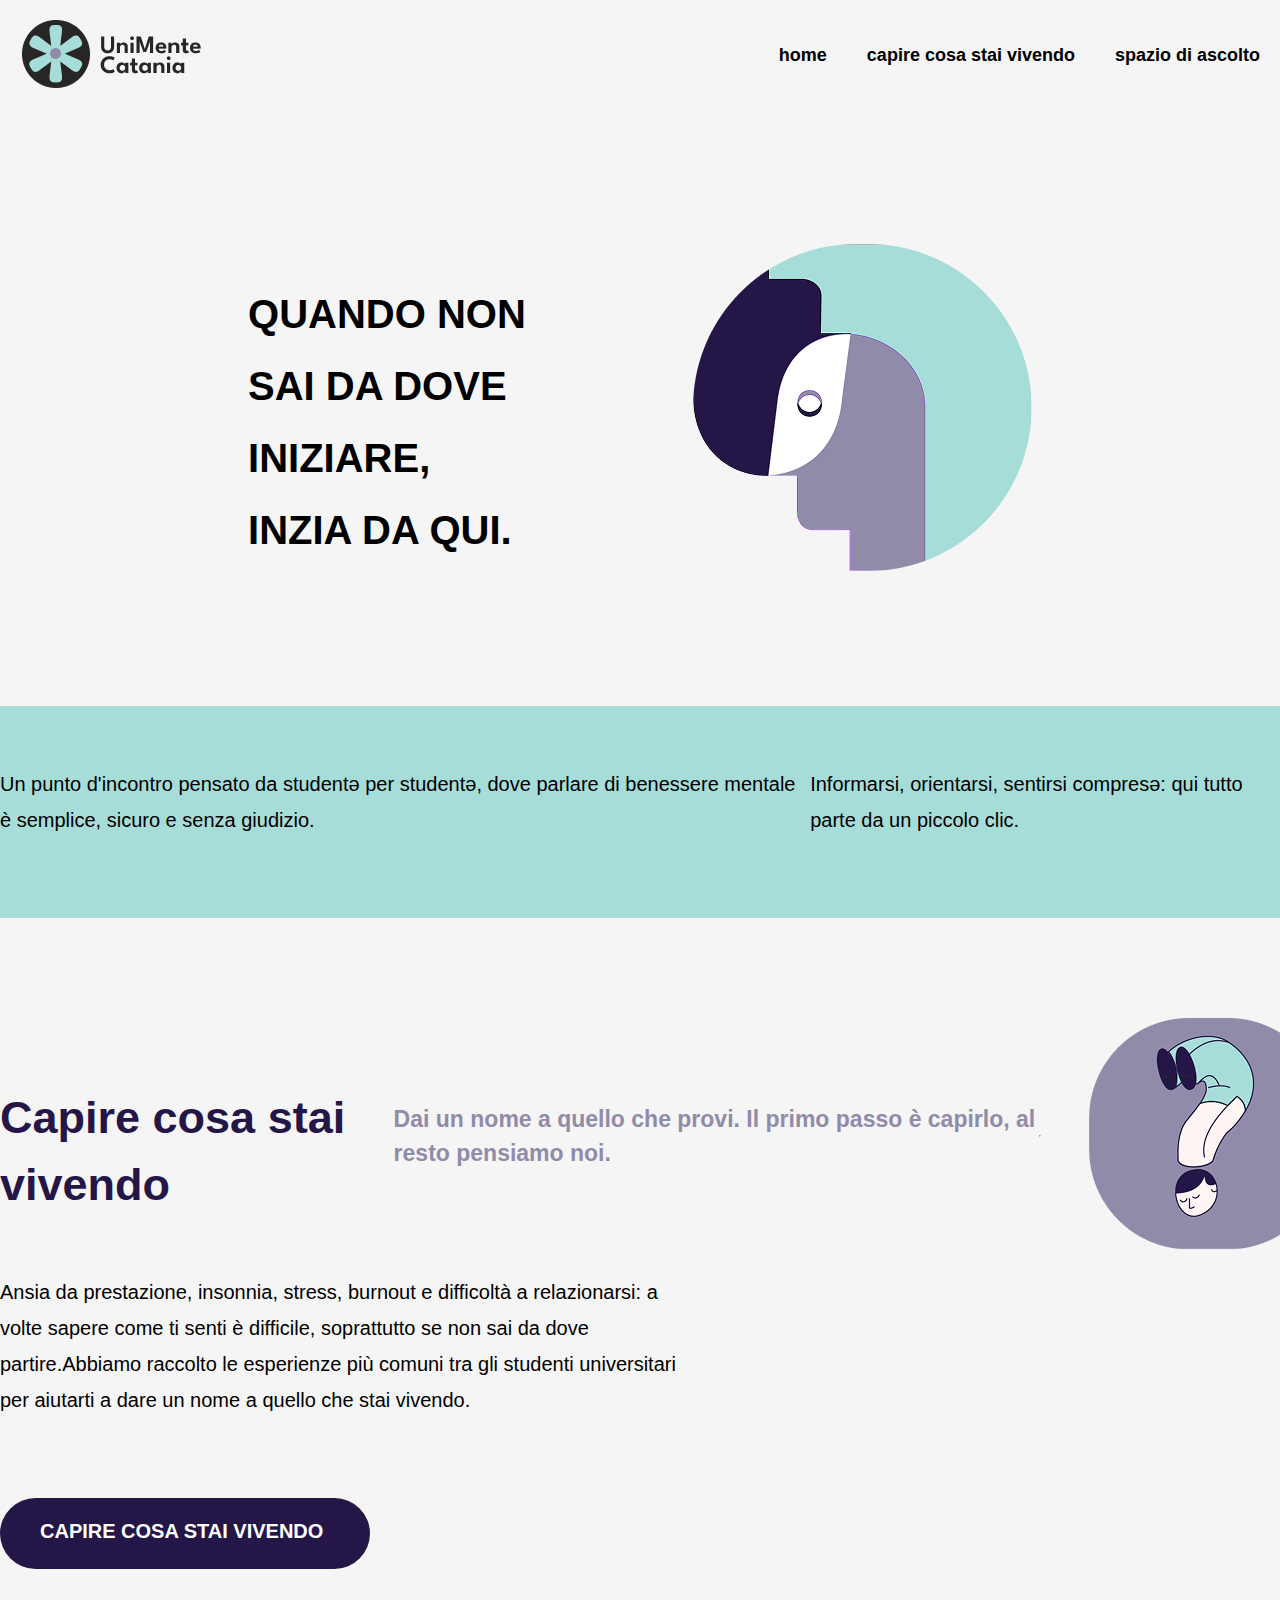
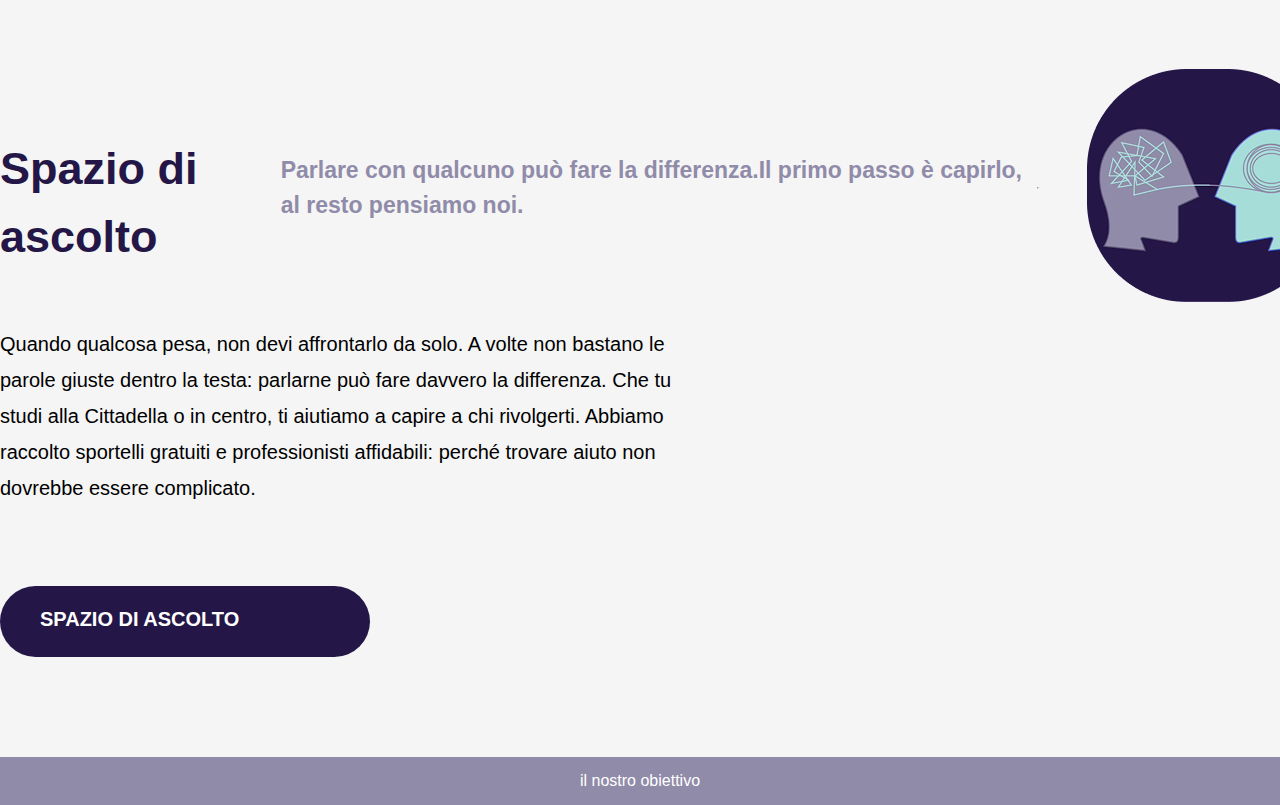
<file: index.html>
<!DOCTYPE html>
<html lang="en">
<head>
    <meta charset="UTF-8">
    <meta name="viewport" content="width=device-width, initial-scale=1.0">
    <title>Document</title>
    <link rel="stylesheet" href="css/style.css">
</head>

<body>
    <header>
        <img src="img/MARCHIO.png" alt="Marchio UniMente">
        <nav>
            <ul>
                <li><a href="index.html">home</a></li>
                <li><a href="capire-cosa-stai-vivendo.html">capire cosa stai vivendo</a></li>
                <li><a href="spazio-di-ascolto.html">spazio di ascolto</a></li>
            </ul>
        </nav>
    </header>

    <div class="hero">
        <p>QUANDO NON SAI DA DOVE INIZIARE, INZIA DA QUI.</p>
        <img src="img/Unimente1.png" alt="Unimente">
    </div>
    <div class="testata">
        <p>Un punto d'incontro pensato da studentə per studentə, dove parlare di benessere mentale è semplice, sicuro e senza giudizio. </p>
        <p>Informarsi, orientarsi, sentirsi compresə: qui tutto parte da un piccolo clic.</p>
    </div>

    <div class="card-capire-cosa-stai-vivendo">
        <section class="blocco-1">
        <div class="titolo">
        <h1>Capire cosa stai vivendo</h1>
        <h2>Dai un nome a quello che provi. Il primo passo è capirlo, al resto pensiamo noi.</h2>
        <hr>
        </div>
        <div class="immagine">
        <img src="img/Unimente-2.png" alt="?">
        </div>
       </section>
        <p>Ansia da prestazione, insonnia, stress, burnout e difficoltà a relazionarsi: a volte sapere come ti senti è difficile, soprattutto se non sai da dove partire.Abbiamo raccolto le esperienze più comuni tra gli studenti universitari per aiutarti a dare un nome a quello che stai vivendo.</p>
        <div class="bottone">
            <p>CAPIRE COSA STAI VIVENDO</p>
        </div>
    </div>
    <div class="card-spazio-di-ascolto">
        <section class="blocco-1">
        <div class="titolo">
           <h1>Spazio di ascolto</h1>
           <h2>Parlare con qualcuno può fare la differenza.Il primo passo è capirlo, al resto pensiamo noi.</h2>
           <hr>
        </div>
        <div class="immagine">
          <img src="img/Unimente-3.png" alt="">
        </div>
    </section>
           <p>Quando qualcosa pesa, non devi affrontarlo da solo.
            A volte non bastano le parole giuste dentro la testa: parlarne può fare davvero la differenza.
            Che tu studi alla Cittadella o in centro, ti aiutiamo a capire a chi rivolgerti. Abbiamo raccolto sportelli gratuiti e professionisti affidabili: perché trovare aiuto non dovrebbe essere complicato.</p>
            <div class="bottone">
              <p>SPAZIO DI ASCOLTO</p>
            </div>
    </div>
    <footer>
        <a href="il-nostro-obiettivo.html">il nostro obiettivo</a>
    </footer>
</body>
</html>
</file>
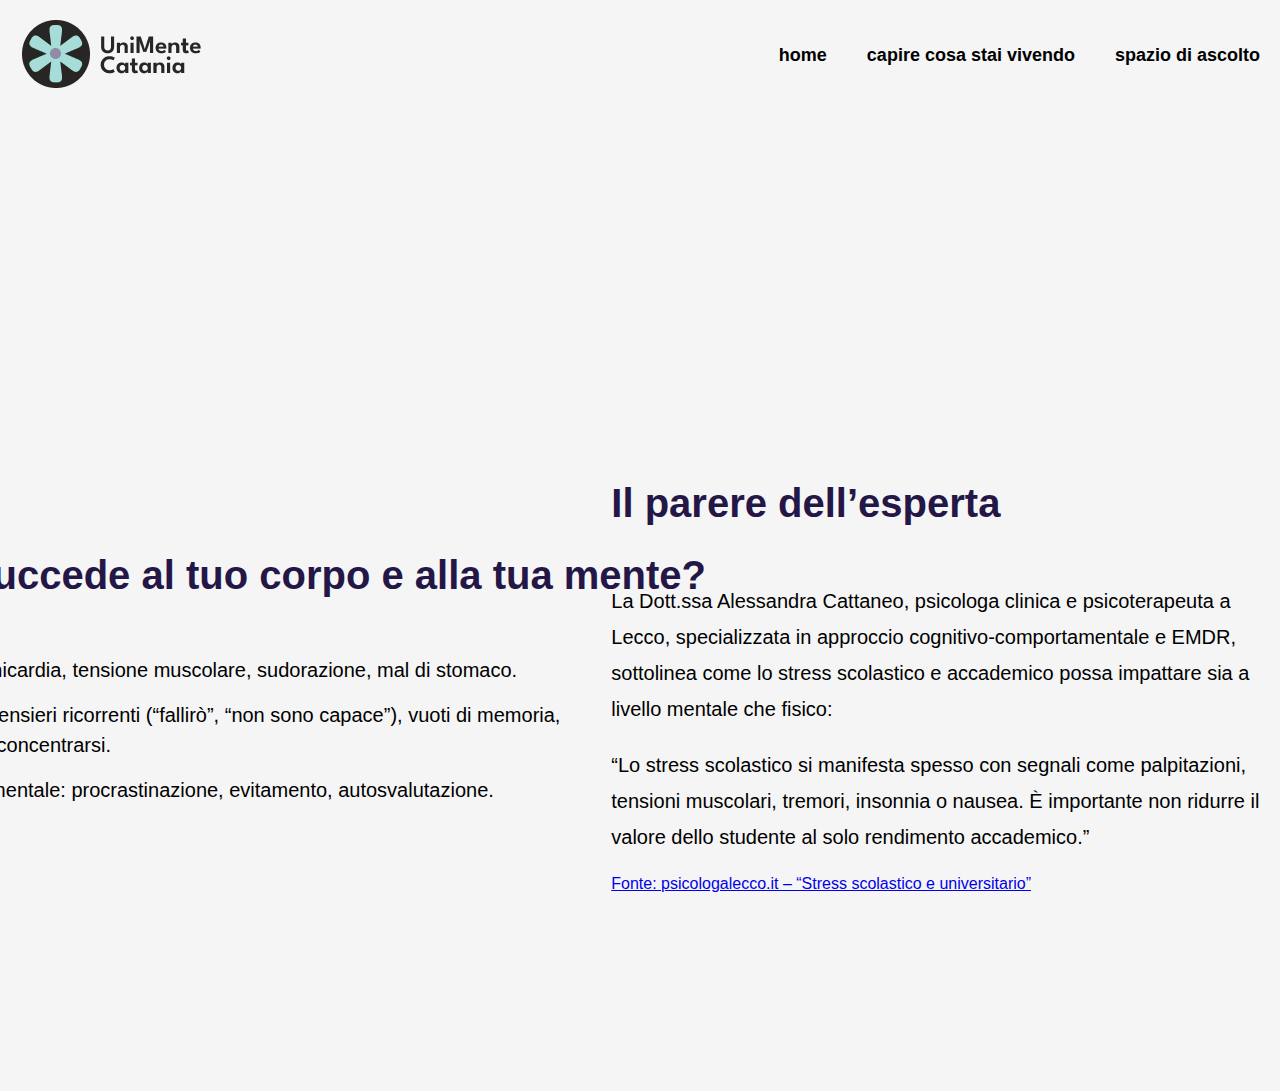
<file: ansia-da-prestazione.html>
<!DOCTYPE html>
<html lang="en">
<head>
    <meta charset="UTF-8">
    <meta name="viewport" content="width=device-width, initial-scale=1.0">
    <title>Document</title>
    <link rel="stylesheet" href="css/style.css">
</head>


<body>

    <header>
        <img src="img/MARCHIO.png" alt="Marchio UniMente">
        <nav>
            <ul>
                <li><a href="index.html">home</a></li>
                <li><a href="capire-cosa-stai-vivendo.html">capire cosa stai vivendo</a></li>
                <li><a href="spazio-di-ascolto.html">spazio di ascolto</a></li>
            </ul>
        </nav>
    </header>

    <div class="testata-2">
        <div class="linea-verticale"></div>
        <div class="blocco-2">
            <div class="testo">
         <h1>Ansia da prestazione</h1>
         <p>Dai un nome a quello che provi. Il primo passo è capirlo, al resto pensiamo noi.</p>
         <img src="img/UniMente-4.png" alt="ansia-da-prestazione">
        </div>
    </div>

    <div class="corpo">
        <h1>Ti riconosci in queste situazioni?</h1>
        <ul>
            <li>Ti blocchi prima di un esame, nonostante tu abbia studiato?</li>
            <li>Vivi il voto come un giudizio su quanto vali come persona?</li>
            <li>Solo l’idea di parlare davanti a una classe ti fa venire il fiato corto?</li>
        </ul>
        <p>Se sì, potresti star vivendo una forma di ansia da prestazione. <br> Non sei solə, e non è un segnale di debolezza: è una risposta comune a contesti dove senti di essere valutato o messo alla prova.</p>
    </div>

    <div class="corpo">
        <h1>Cosa succede al tuo corpo e alla tua mente?</h1>
        <ul>
            <li>Fisico: tachicardia, tensione muscolare, sudorazione, mal di stomaco.</li>
            <li>Psichico: pensieri ricorrenti (“fallirò”, “non sono capace”), vuoti di memoria, difficoltà a concentrarsi.</li>
            <li>Comportamentale: procrastinazione, evitamento, autosvalutazione.</li>
        </ul>
    </div>

    <div class="corpo">

        <h1>Il parere dell’esperta</h1>
        <p>La Dott.ssa Alessandra Cattaneo, psicologa clinica e psicoterapeuta a Lecco, specializzata in approccio cognitivo-comportamentale e EMDR, sottolinea come lo stress scolastico e accademico possa impattare sia a livello mentale che fisico:</p>
        <p>“Lo stress scolastico si manifesta spesso con segnali come palpitazioni, tensioni muscolari, tremori, insonnia o nausea. È importante non ridurre il valore dello studente al solo rendimento accademico.”</p>
         <a href="https://psicologalecco.it/stress-scolastico-ed-universitario-dottoressa-alessandra-cattaneo/">Fonte: psicologalecco.it – “Stress scolastico e universitario”</a>
    </div>

      <div class="corpo">
        <div class="linea-verticale"></div>
        <h1>Cosa puoi fare da oggi?</h1>
        <div class="elenco-cosa-puoi-fare">
        <ul>
            <li>Organizza lo studio a blocchi: usa la tecnica del Pomodoro (25 minuti focus + 5 di pausa).</li>
            <li>Normalizza le emozioni: è ok avere paura. Non devi combatterla, ma imparare ad ascoltarla.</li>
            <li>Esercitati gradualmente: simula interrogazioni o presentazioni con amici.</li>
            <li>Spegni l’autocritica: il tuo valore non è la media dei tuoi voti.</li>
            <li>Condividi con qualcuno: parlare alleggerisce il peso. Anche noi siamo qui per questo.</li>
        </ul>
        </div>
    </div>

    <div class="bottoni-blocco">
        <div class="freccia-1">
        </div>
        <div class="freccia-2">
            <a href="insonnia-e-stanchezza-mentale.html">
                <img src="img/freccia-2.png" alt="freccia-sinistra">
            </a>
        </div>
    </div>

    <div class="bottone">
    <a href="capire-cosa-stai-vivendo.html">
    <h1>Capire cosa stai vivendo</h1>
    </a>
   </div>

    <footer>
        <a href="il-nostro-obiettivo.html">il nostro obiettivo</a>
    </footer>




</body>
</html>
</file>
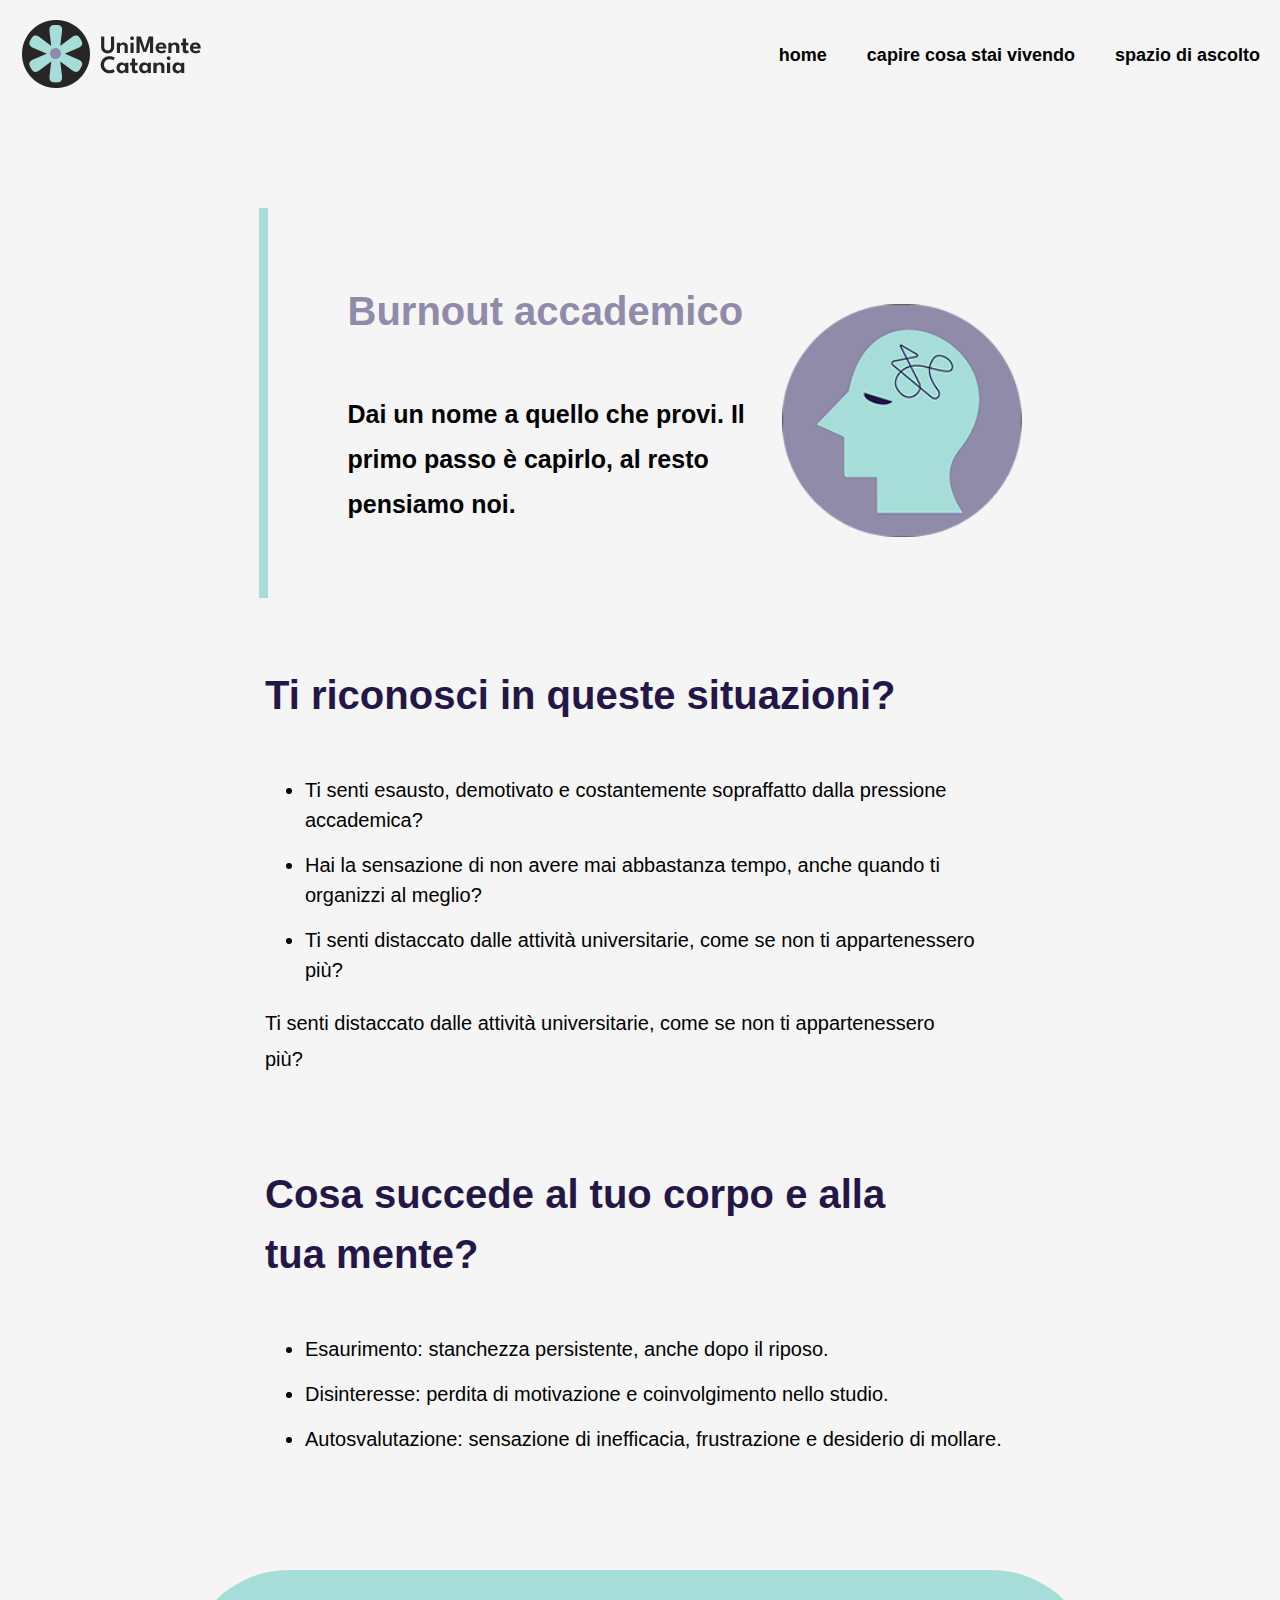
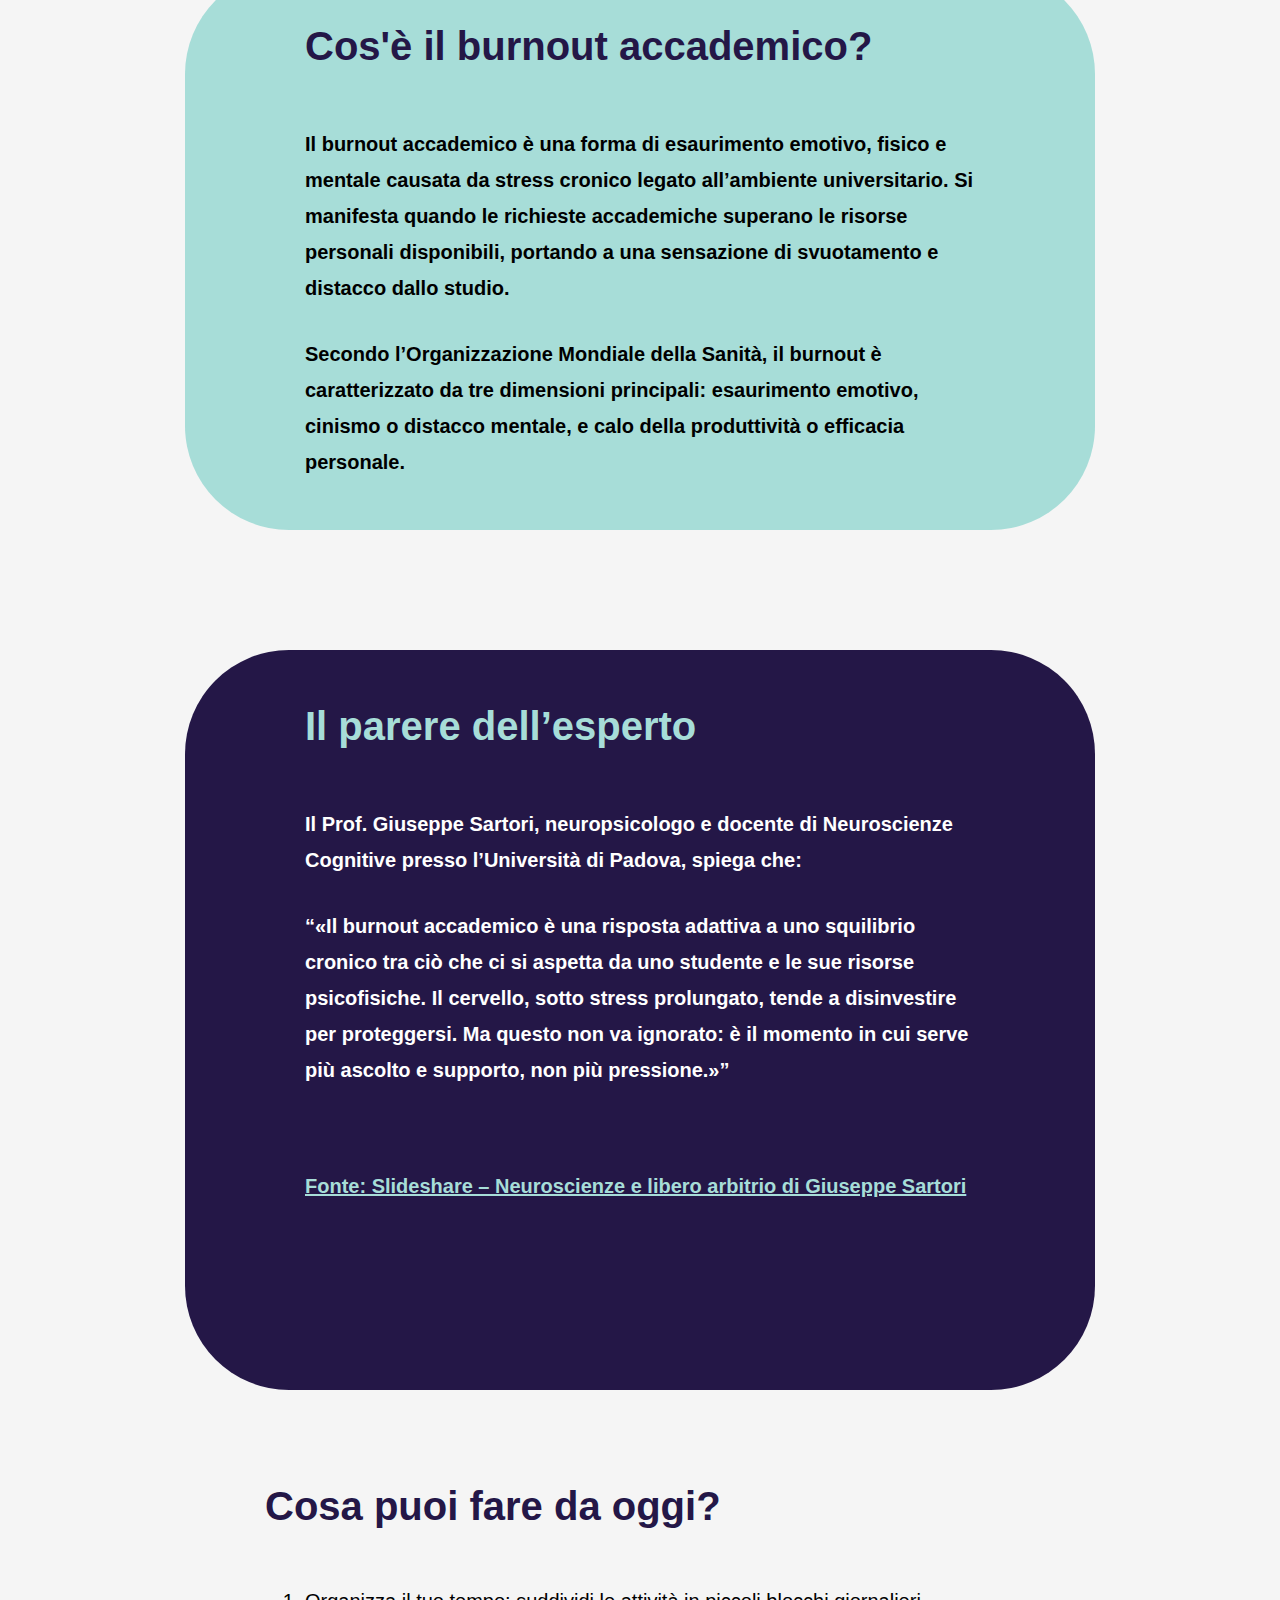
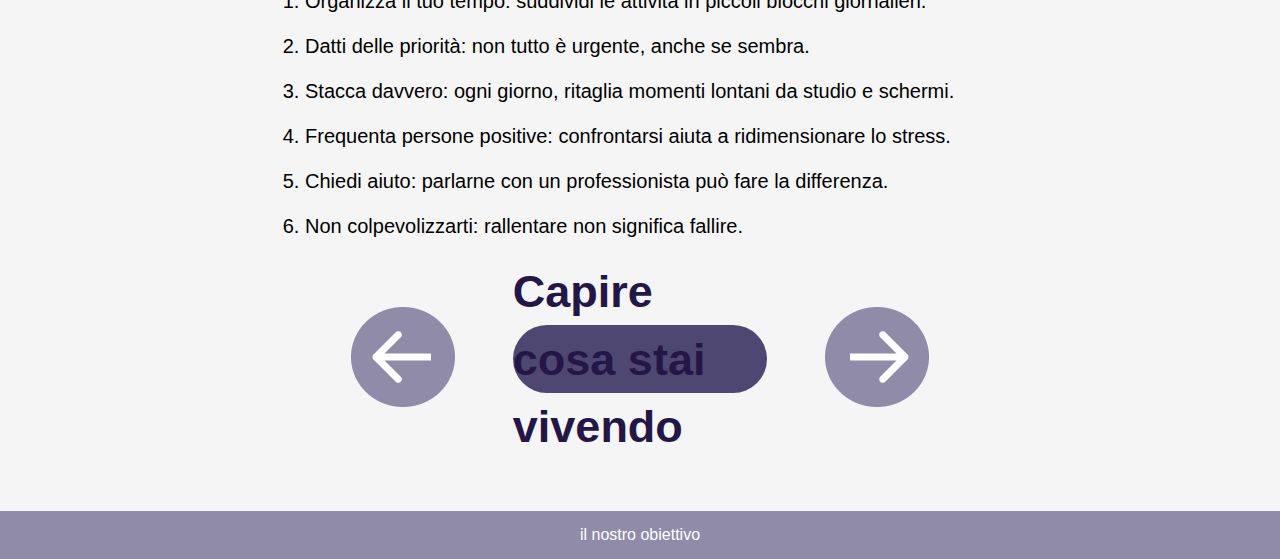
<file: burnout-accademico.html>
<!DOCTYPE html>
<html lang="en">
<head>
    <meta charset="UTF-8">
    <meta name="viewport" content="width=device-width, initial-scale=1.0">
    <title>Document</title>
    <link rel="stylesheet" href="css/style.css">
</head>


<body>

    <header>
        <img src="img/MARCHIO.png" alt="Marchio UniMente">
        <nav>
            <ul>
                <li><a href="index.html">home</a></li>
                <li><a href="capire-cosa-stai-vivendo.html">capire cosa stai vivendo</a></li>
                <li><a href="spazio-di-ascolto.html">spazio di ascolto</a></li>
            </ul>
        </nav>
    </header>

    <div class="testata-2">
        <div class="linea-verticale"></div>
        <div class="blocco-2">
            <div class="testo">
         <h1>Burnout accademico</h1>
         <p>Dai un nome a quello che provi. Il primo passo è capirlo, al resto pensiamo noi.</p>
         </div>
         <img src="img/UniMente-6.png" alt="Burnuot accademico">
        </div>
    </div>


    <div class="corpo">
        <h1>Ti riconosci in queste situazioni?</h1>
        <ul>
            <li>Ti senti esausto, demotivato e costantemente sopraffatto dalla pressione accademica?</li>
            <li>Hai la sensazione di non avere mai abbastanza tempo, anche quando ti organizzi al meglio?</li>
            <li>Ti senti distaccato dalle attività universitarie, come se non ti appartenessero più?</li>
        </ul>
        <p>Ti senti distaccato dalle attività universitarie, come se non ti appartenessero più?</p>
    </div>


    <div class="corpo">
        <h1>Cosa succede al tuo corpo e alla <br>tua mente?</h1>
        <ul>
            <li>Esaurimento: stanchezza persistente, anche dopo il riposo.</li>
            <li>Disinteresse: perdita di motivazione e coinvolgimento nello studio.</li>
            <li>Autosvalutazione: sensazione di inefficacia, frustrazione e desiderio di mollare.</li>
        </ul>
    </div>

     <div class="info-box-5">
        <h1>Cos'è il burnout accademico?</h1>
        <p>Il burnout accademico è una forma di esaurimento emotivo, fisico e mentale causata da stress cronico legato all’ambiente universitario. Si manifesta quando le richieste accademiche superano le risorse personali disponibili, portando a una sensazione di svuotamento e distacco dallo studio.</p>
        <p>Secondo l’Organizzazione Mondiale della Sanità, il burnout è caratterizzato da tre dimensioni principali: esaurimento emotivo, cinismo o distacco mentale, e calo della produttività o efficacia personale.</p>
    </div>

    <div class="info-box-4">
        <h1>Il parere dell’esperto</h1>
        <p>Il Prof. Giuseppe Sartori, neuropsicologo e docente di Neuroscienze Cognitive presso l’Università di Padova, spiega che:</p>
        <p>“«Il burnout accademico è una risposta adattiva a uno squilibrio cronico tra ciò che ci si aspetta da uno studente e le sue risorse psicofisiche. Il cervello, sotto stress prolungato, tende a disinvestire per proteggersi. Ma questo non va ignorato: è il momento in cui serve più ascolto e supporto, non più pressione.»”</p>
         <a href="euroscienze e Libero Arbitrio – Giuseppe Sartori"><p>Fonte: Slideshare – Neuroscienze e libero arbitrio di Giuseppe Sartori</p></a>
    </div>

      <div class="corpo">
        <h1>Cosa puoi fare da oggi?</h1>
        <div class="elenco-cosa-puoi-fare">
        <ul>
            <li>Organizza il tuo tempo: suddividi le attività in piccoli blocchi giornalieri.</li>
            <li>Datti delle priorità: non tutto è urgente, anche se sembra.</li>
            <li>Stacca davvero: ogni giorno, ritaglia momenti lontani da studio e schermi.</li>
            <li>Frequenta persone positive: confrontarsi aiuta a ridimensionare lo stress.</li>
            <li>Chiedi aiuto: parlarne con un professionista può fare la differenza.</li>
            <li>Non colpevolizzarti: rallentare non significa fallire.</li>
        </ul>
        </div>
    </div>


    <div class="bottoni-blocco">
  <div class="freccia-1">
    <a href="stress-e-sovraccarico.html">
      <img src="img/freccia-1.png" alt="freccia sinistra">
    </a>
  </div>

  <div class="bottone-2">
    <a href="capire-cosa-stai-vivendo.html">
      <h1>Capire cosa stai vivendo</h1>
    </a>
  </div>

  <div class="freccia-2">
    <a href="disorientamento-e-solitudine.html">
      <img src="img/freccia-2.png" alt="freccia destra">
    </a>
  </div>
</div>

    <footer>
        <a href="disorientamento-e-solitudine.html">il nostro obiettivo</a>
    </footer>




</body>
</html>
</file>
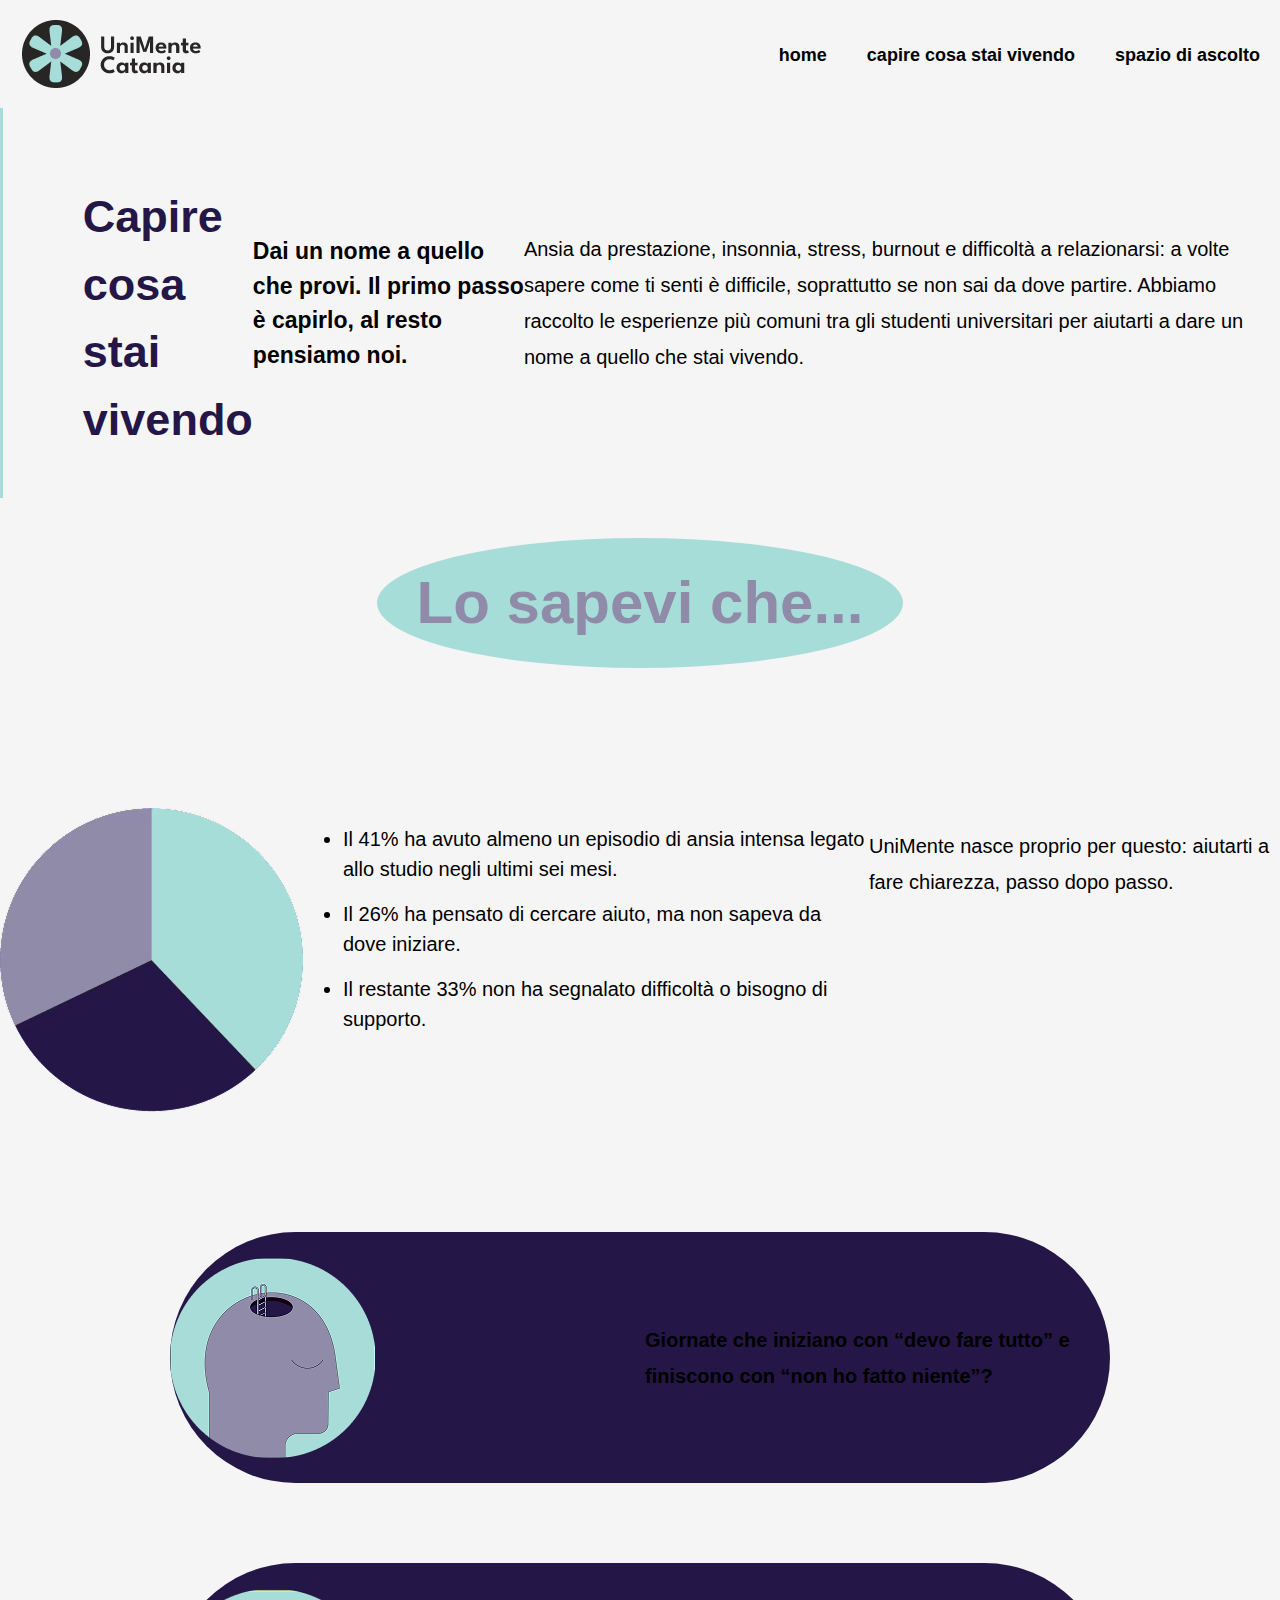
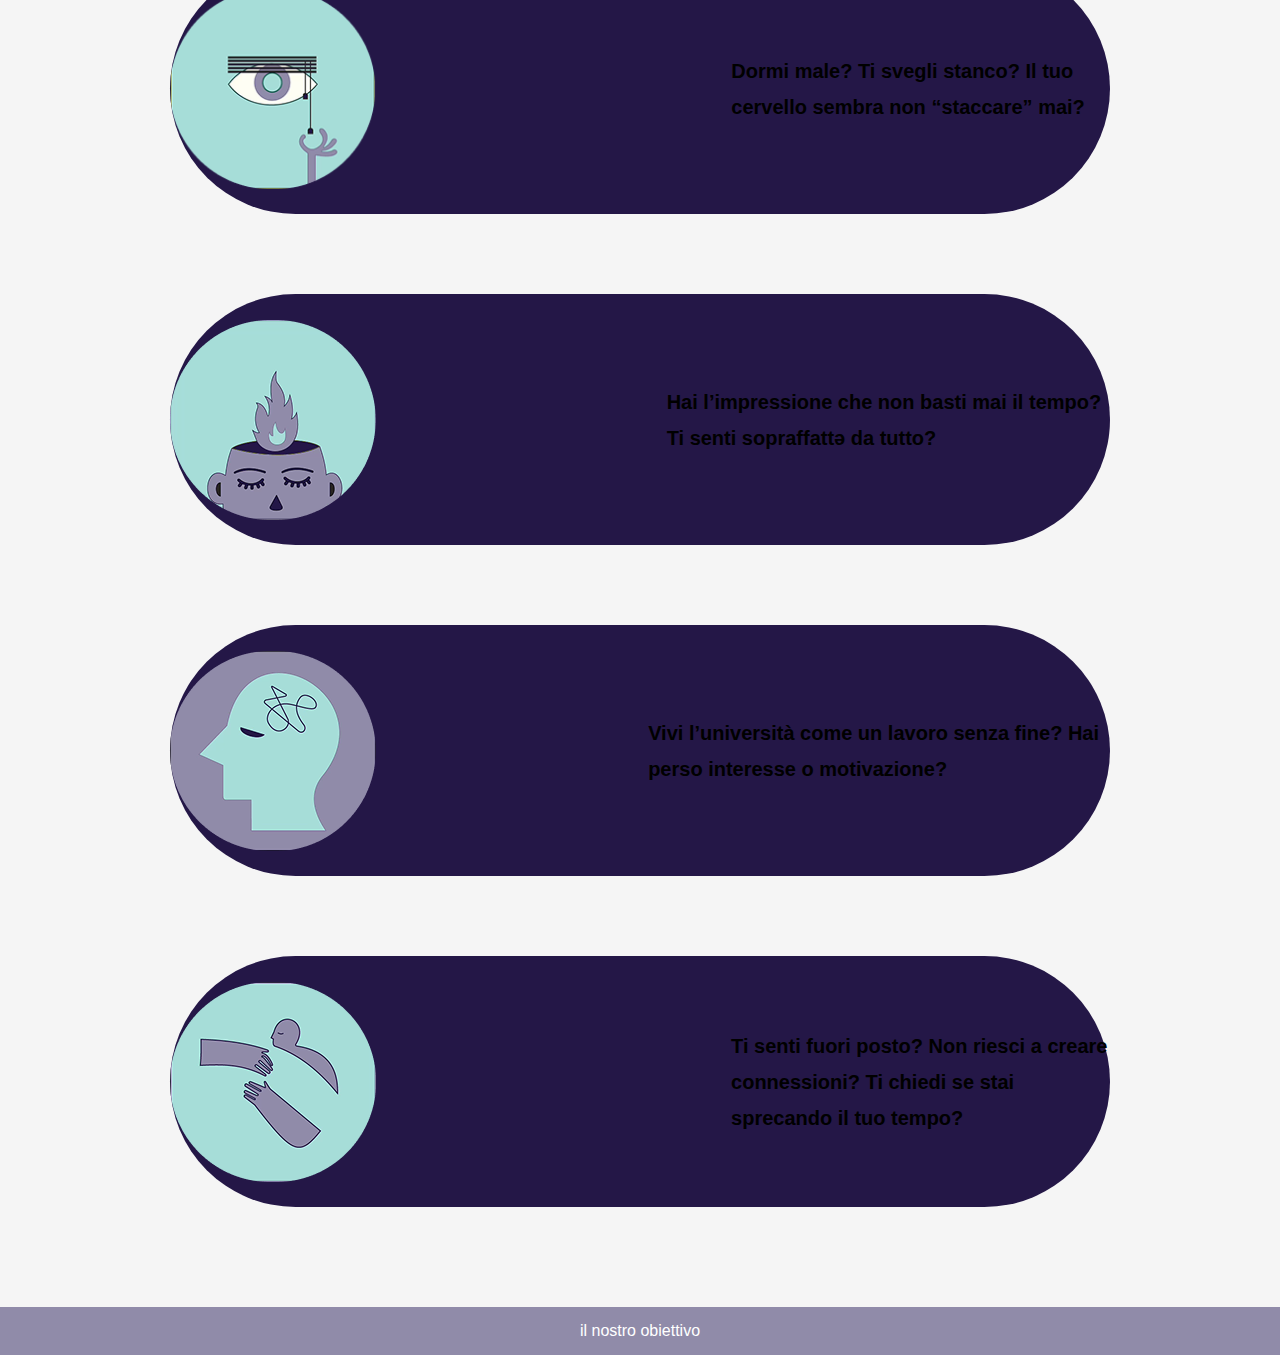
<file: capire-cosa-stai-vivendo.html>
<!DOCTYPE html>
<html lang="en">
<head>
    <meta charset="UTF-8">
    <meta name="viewport" content="width=device-width, initial-scale=1.0">
    <title>Document</title>
    <link rel="stylesheet" href="css/style.css">
</head>


<body>
    
    <header>
        <img src="img/MARCHIO.png" alt="Marchio UniMente">
        <nav>
            <ul>
                <li><a href="index.html">home</a></li>
                <li><a href="capire-cosa-stai-vivendo.html">capire cosa stai vivendo</a></li>
                <li><a href="spazio-di-ascolto.html">spazio di ascolto</a></li>
            </ul>
        </nav>
    </header>

   <div class="titolo">
    <div class="linea-verticale"></div>
     <h1>Capire cosa stai vivendo</h1>
     <h2>Dai un nome a quello che provi. Il primo passo è capirlo, al resto pensiamo noi.</h2>
     <p>Ansia da prestazione, insonnia, stress, burnout e difficoltà a relazionarsi: a volte sapere come ti senti è difficile, soprattutto se non sai da dove partire. Abbiamo raccolto le esperienze più comuni tra gli studenti universitari per aiutarti a dare un nome a quello che stai vivendo.</p>
  </div>

  <div class="titolo-2">
  <h1>Lo sapevi che...</h1>
  </div>
  <div class="info-grafica">
    <img src="img/UniMente-7.png" alt="">
    <ul>
        <li>Il 41% ha avuto almeno un episodio di ansia intensa legato allo studio negli ultimi sei mesi.</li>
        <li>Il 26% ha pensato di cercare aiuto, ma non sapeva da dove iniziare.</li>
        <li>Il restante 33% non ha segnalato difficoltà o bisogno di supporto.</li>
    </ul>
    <p>UniMente nasce proprio per questo: aiutarti a fare chiarezza, passo dopo passo.</p>
  </div>

  <div class="card-block">
    <div class="card">
      <img src="img/UniMente-4.png" alt="ansia da prestazione">
     <h1>Ansia da prestazione</h1>
     <p>Giornate che iniziano con “devo fare tutto” e finiscono con “non ho fatto niente”? </p>
  </div>
  <div class="card">
      <img src="img/UniMente-9.png" alt="Insonnia">
      <h1>Insonnia e stanchezza mentale</h1>
      <p>Dormi male? Ti svegli stanco? Il tuo cervello sembra non “staccare” mai?</p>
 </div>
    <div class="card">
          <img src="img/UniMente-8.png" alt="Stress e sovraccarico">
         <h1>Stress e sovraccarico</h1>
         <p>Hai l’impressione che non basti mai il tempo? Ti senti sopraffattə da tutto?</p>
    </div>
        <div class="card">
            <img src="img/UniMente-6.png" alt="Burnout accademico">
            <h1>Burnout accademico</h1>
            <p>Vivi l’università come un lavoro senza fine? Hai perso interesse o motivazione? </p>
        </div>
        <div class="card">
            <img src="img/UniMente-5.png" alt="Disorientamento e solitudine">
            <h1>Disorientamento e solitudine</h1>
            <p>Ti senti fuori posto? Non riesci a creare connessioni? Ti chiedi se stai sprecando il tuo tempo? </p>
        </div>
  </div>
</body>
<footer>
    <a href="il-nostro-obiettivo.html">il nostro obiettivo</a>
</footer>
</html>
</file>
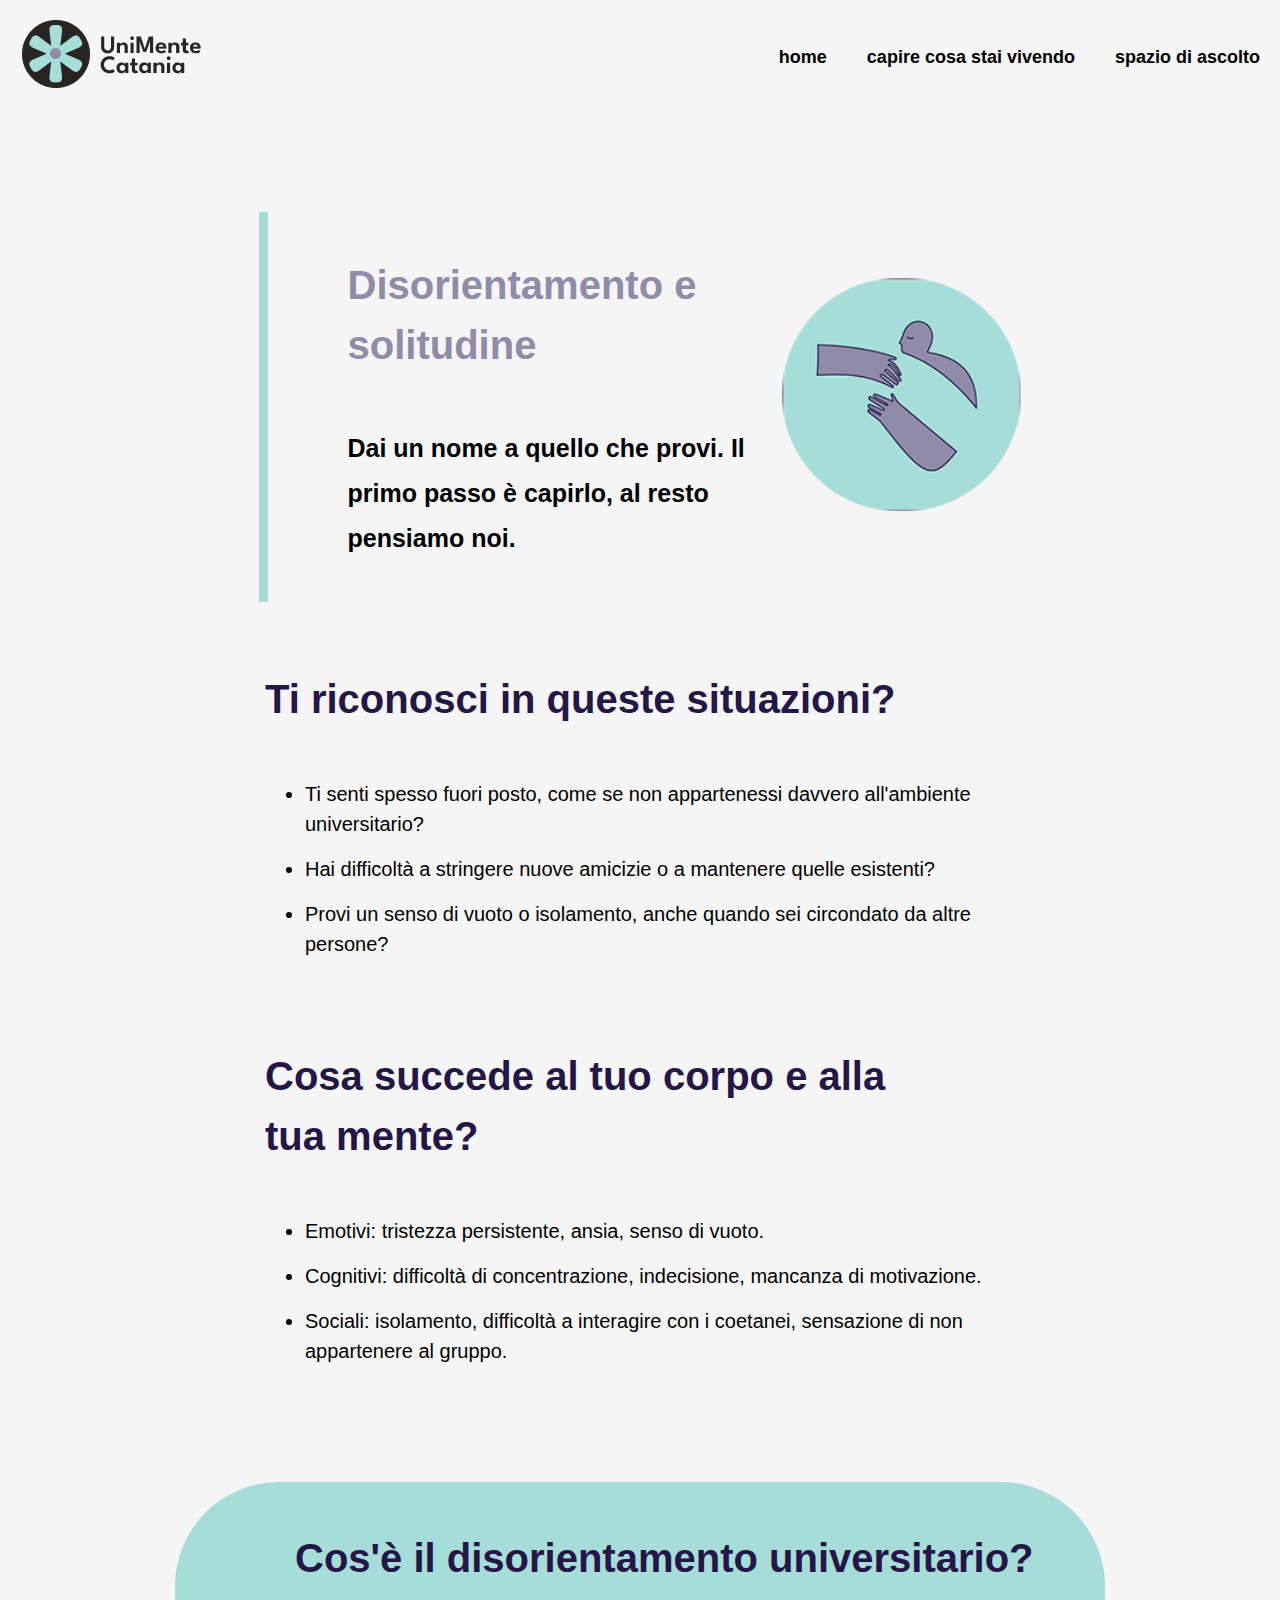
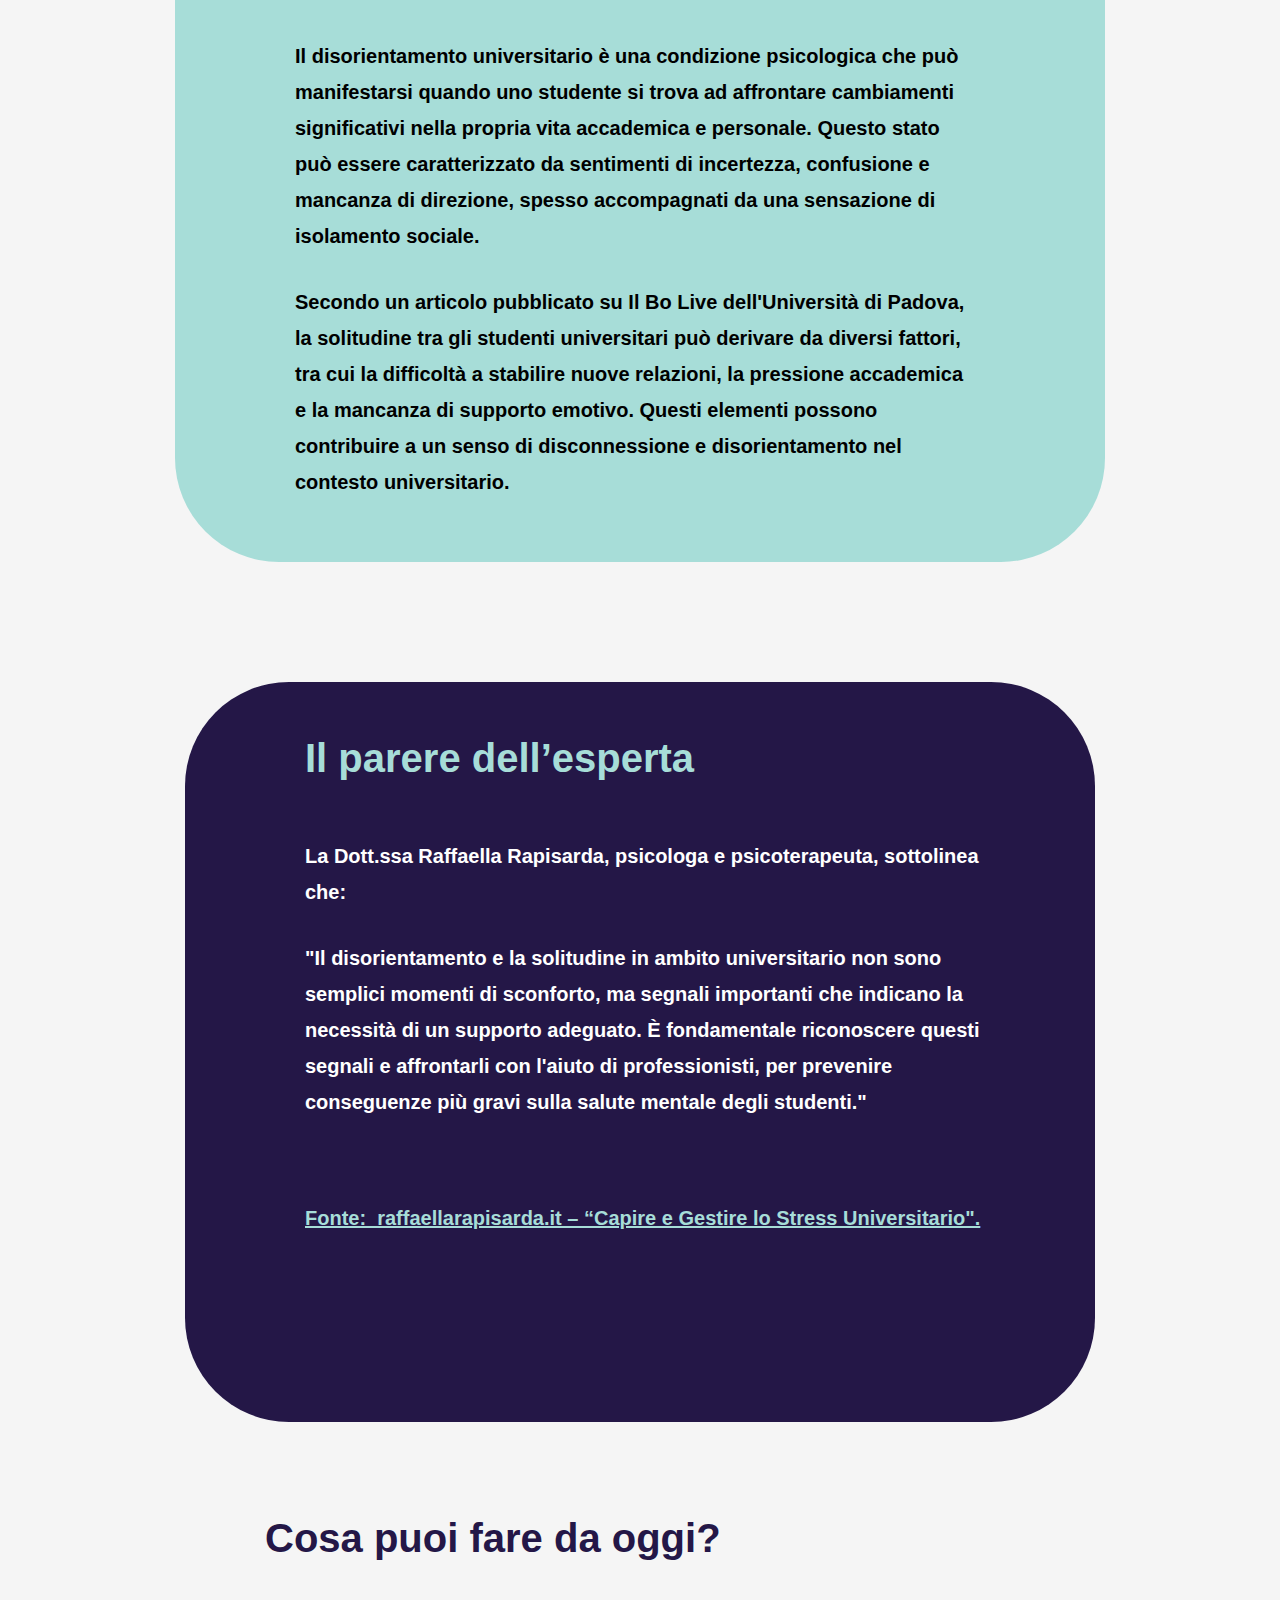
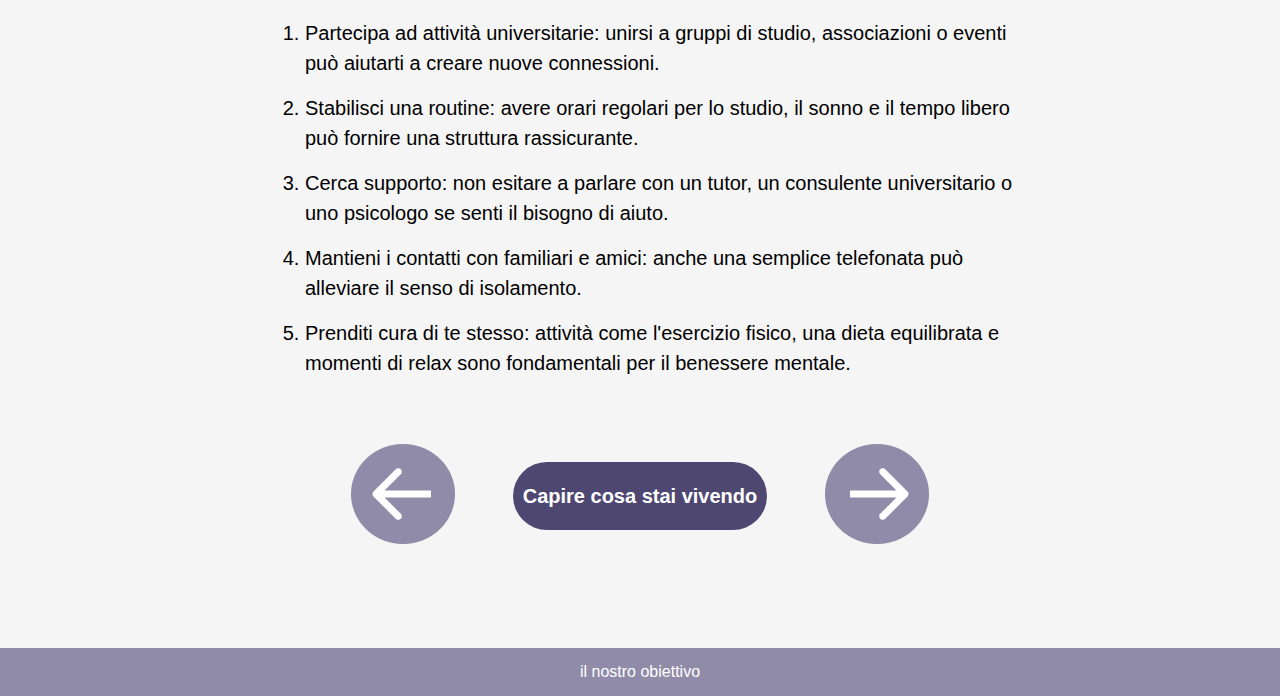
<file: disorientamento-e-solitudine.html>
<!DOCTYPE html>
<html lang="en">
<head>
    <meta charset="UTF-8">
    <meta name="viewport" content="width=device-width, initial-scale=1.0">
    <title>Document</title>
    <link rel="stylesheet" href="css/style.css">
</head>


<body>

    <header>
        <a href="index.html">
    <img src="img/MARCHIO.png" alt="Marchio UniMente" />
    </a>
        <nav>
            <ul>
                <li><a href="index.html">home</a></li>
                <li><a href="capire-cosa-stai-vivendo.html">capire cosa stai vivendo</a></li>
                <li><a href="spazio-di-ascolto.html">spazio di ascolto</a></li>
            </ul>
        </nav>
    </header>

    <div class="testata-2">
        <div class="linea-verticale"></div>
        <div class="blocco-2">
            <div class="testo">
         <h1>Disorientamento e solitudine</h1>
         <p>Dai un nome a quello che provi. Il primo passo è capirlo, al resto pensiamo noi.</p>
         </div>
         <img src="img/UniMente-5.png" alt="Disorientamento e solitudine">
        </div>
    </div>

    <div class="corpo">
        <h1>Ti riconosci in queste situazioni?</h1>
        <ul>
            <li>Ti senti spesso fuori posto, come se non appartenessi davvero all'ambiente universitario?</li>
            <li>Hai difficoltà a stringere nuove amicizie o a mantenere quelle esistenti?</li>
            <li>Provi un senso di vuoto o isolamento, anche quando sei circondato da altre persone?</li>
        </ul>
        <p> </p>
        <p></p>
    </div>

    <div class="corpo">
        <h1>Cosa succede al tuo corpo e alla <br>tua mente?</h1>
        <ul>
            <li>Emotivi: tristezza persistente, ansia, senso di vuoto.</li>
            <li>Cognitivi: difficoltà di concentrazione, indecisione, mancanza di motivazione.</li>
            <li>Sociali: isolamento, difficoltà a interagire con i coetanei, sensazione di non appartenere al gruppo.</li>
        </ul>
    </div>

     <div class="info-box-6">
        <h1>Cos'è il disorientamento universitario?</h1>
        <p>Il disorientamento universitario è una condizione psicologica che può manifestarsi quando uno studente si trova ad affrontare cambiamenti significativi nella propria vita accademica e personale. Questo stato può essere caratterizzato da sentimenti di incertezza, confusione e mancanza di direzione, spesso accompagnati da una sensazione di isolamento sociale.</p>
        <p>Secondo un articolo pubblicato su Il Bo Live dell'Università di Padova, la solitudine tra gli studenti universitari può derivare da diversi fattori, tra cui la difficoltà a stabilire nuove relazioni, la pressione accademica e la mancanza di supporto emotivo. Questi elementi possono contribuire a un senso di disconnessione e disorientamento nel contesto universitario. </p>
    </div>

    <div class="info-box-4">
        <h1>Il parere dell’esperta</h1>
        <p>La Dott.ssa Raffaella Rapisarda, psicologa e psicoterapeuta, sottolinea che:</p>
        <p>"Il disorientamento e la solitudine in ambito universitario non sono semplici momenti di sconforto, ma segnali importanti che indicano la necessità di un supporto adeguato. È fondamentale riconoscere questi segnali e affrontarli con l'aiuto di professionisti, per prevenire conseguenze più gravi sulla salute mentale degli studenti."</p>
         <a href="https://www.raffaellarapisarda.it/capire-e-gestire-lo-stress-universitario/"><p>Fonte:  raffaellarapisarda.it – “Capire e Gestire lo Stress Universitario".</p></a>
    </div>

      <div class="corpo">
        <h1>Cosa puoi fare da oggi?</h1>
        <div class="elenco-cosa-puoi-fare">
        <ul>
            <li>Partecipa ad attività universitarie: unirsi a gruppi di studio, associazioni o eventi può aiutarti a creare nuove connessioni.</li>
            <li>Stabilisci una routine: avere orari regolari per lo studio, il sonno e il tempo libero può fornire una struttura rassicurante.</li>
            <li>Cerca supporto: non esitare a parlare con un tutor, un consulente universitario o uno psicologo se senti il bisogno di aiuto.</li>
            <li>Mantieni i contatti con familiari e amici: anche una semplice telefonata può alleviare il senso di isolamento.</li>
            <li>Prenditi cura di te stesso: attività come l'esercizio fisico, una dieta equilibrata e momenti di relax sono fondamentali per il benessere mentale.</li>
        </ul>
        </div>
    </div>


     <div class="bottoni-blocco">
  <div class="freccia-1">
    <a href="burnout-accademico.html">
      <img src="img/freccia-1.png" alt="freccia sinistra">
    </a>
  </div>
   <div class="bottone-2"><a href="capire-cosa-stai-vivendo.html"><p>Capire cosa stai vivendo</p></a></div>

<div class="freccia-2">
    <a href="spazio-di-ascolto.html">
      <img src="img/freccia-2.png" alt="freccia destra">
    </a>
  </div>
</div>
  </div>


    <footer>
        <a href="il-nostro-obiettivo.html">il nostro obiettivo</a>
    </footer>




</body>
</html>
</file>
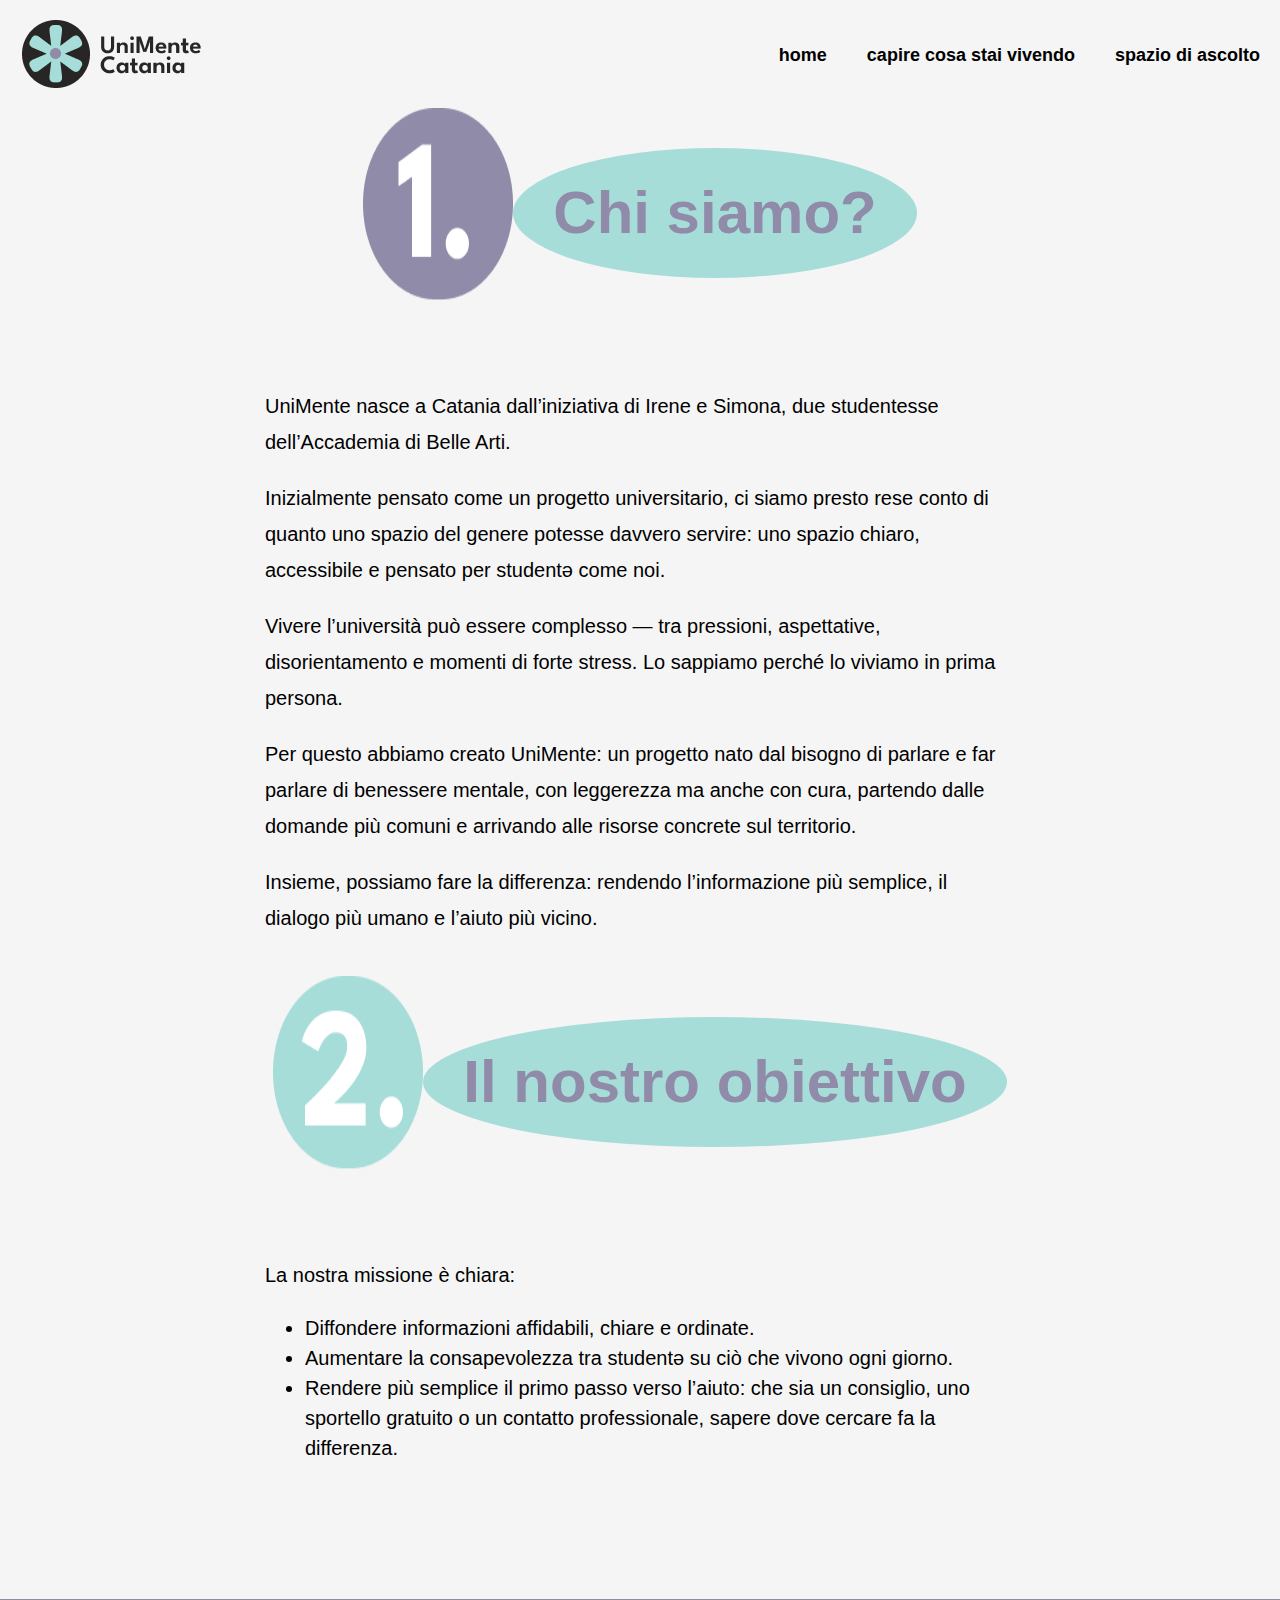
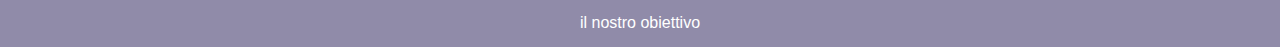
<file: il-nostro-obiettivo.html>
<!DOCTYPE html>
<html lang="en">
<head>
    <meta charset="UTF-8">
    <meta name="viewport" content="width=device-width, initial-scale=1.0">
    <title>Document</title>
    <link rel="stylesheet" href="css/style.css">
</head>


<body>
    <header>
        <img src="img/MARCHIO.png" alt="Marchio UniMente">
        <nav>
            <ul>
                <li><a href="index.html">home</a></li>
                <li><a href="capire-cosa-stai-vivendo.html">capire cosa stai vivendo</a></li>
                <li><a href="spazio-di-ascolto.html">spazio di ascolto</a></li>
            </ul>
        </nav>
    </header>

   <div class="titolo-2">
        <img src="img/1.png" alt="numero 1"> <h1>Chi siamo?</h1>
   </div>
       
   <div class="corpo-2">
    <p>UniMente nasce a Catania dall’iniziativa di Irene e Simona, due studentesse dell’Accademia di Belle Arti.</p>
    <p>Inizialmente pensato come un progetto universitario, ci siamo presto rese conto di quanto uno spazio del genere potesse davvero servire: uno spazio chiaro, accessibile e pensato per studentə come noi.</p>
    <p>Vivere l’università può essere complesso — tra pressioni, aspettative, disorientamento e momenti di forte stress. Lo sappiamo perché lo viviamo in prima persona.</p>
    <p>Per questo abbiamo creato UniMente: un progetto nato dal bisogno di parlare e far parlare di benessere mentale, con leggerezza ma anche con cura, partendo dalle domande più comuni e arrivando alle risorse concrete sul territorio.</p>
    <p>Insieme, possiamo fare la differenza: rendendo l’informazione più semplice, il dialogo più umano e l’aiuto più vicino.</p>
   </div>

   <div class="titolo-2">
        <img src="img/2.png" alt="numero 2">
         <h1>Il nostro obiettivo</h1>
   </div>

   <div class="corpo-2">
    <p>La nostra missione è chiara:</p>
    <ul>
        <li>Diffondere informazioni affidabili, chiare e ordinate.</li>
        <li>Aumentare la consapevolezza tra studentə su ciò che vivono ogni giorno.</li>
        <li>Rendere più semplice il primo passo verso l’aiuto: che sia un consiglio, uno sportello gratuito o un contatto professionale, sapere dove cercare fa la differenza.</li>
    </ul>
   </div>


   <footer>
    <a href="il-nostro-obiettivo.html">il nostro obiettivo</a>
   </footer>

</body>
</html>
</file>
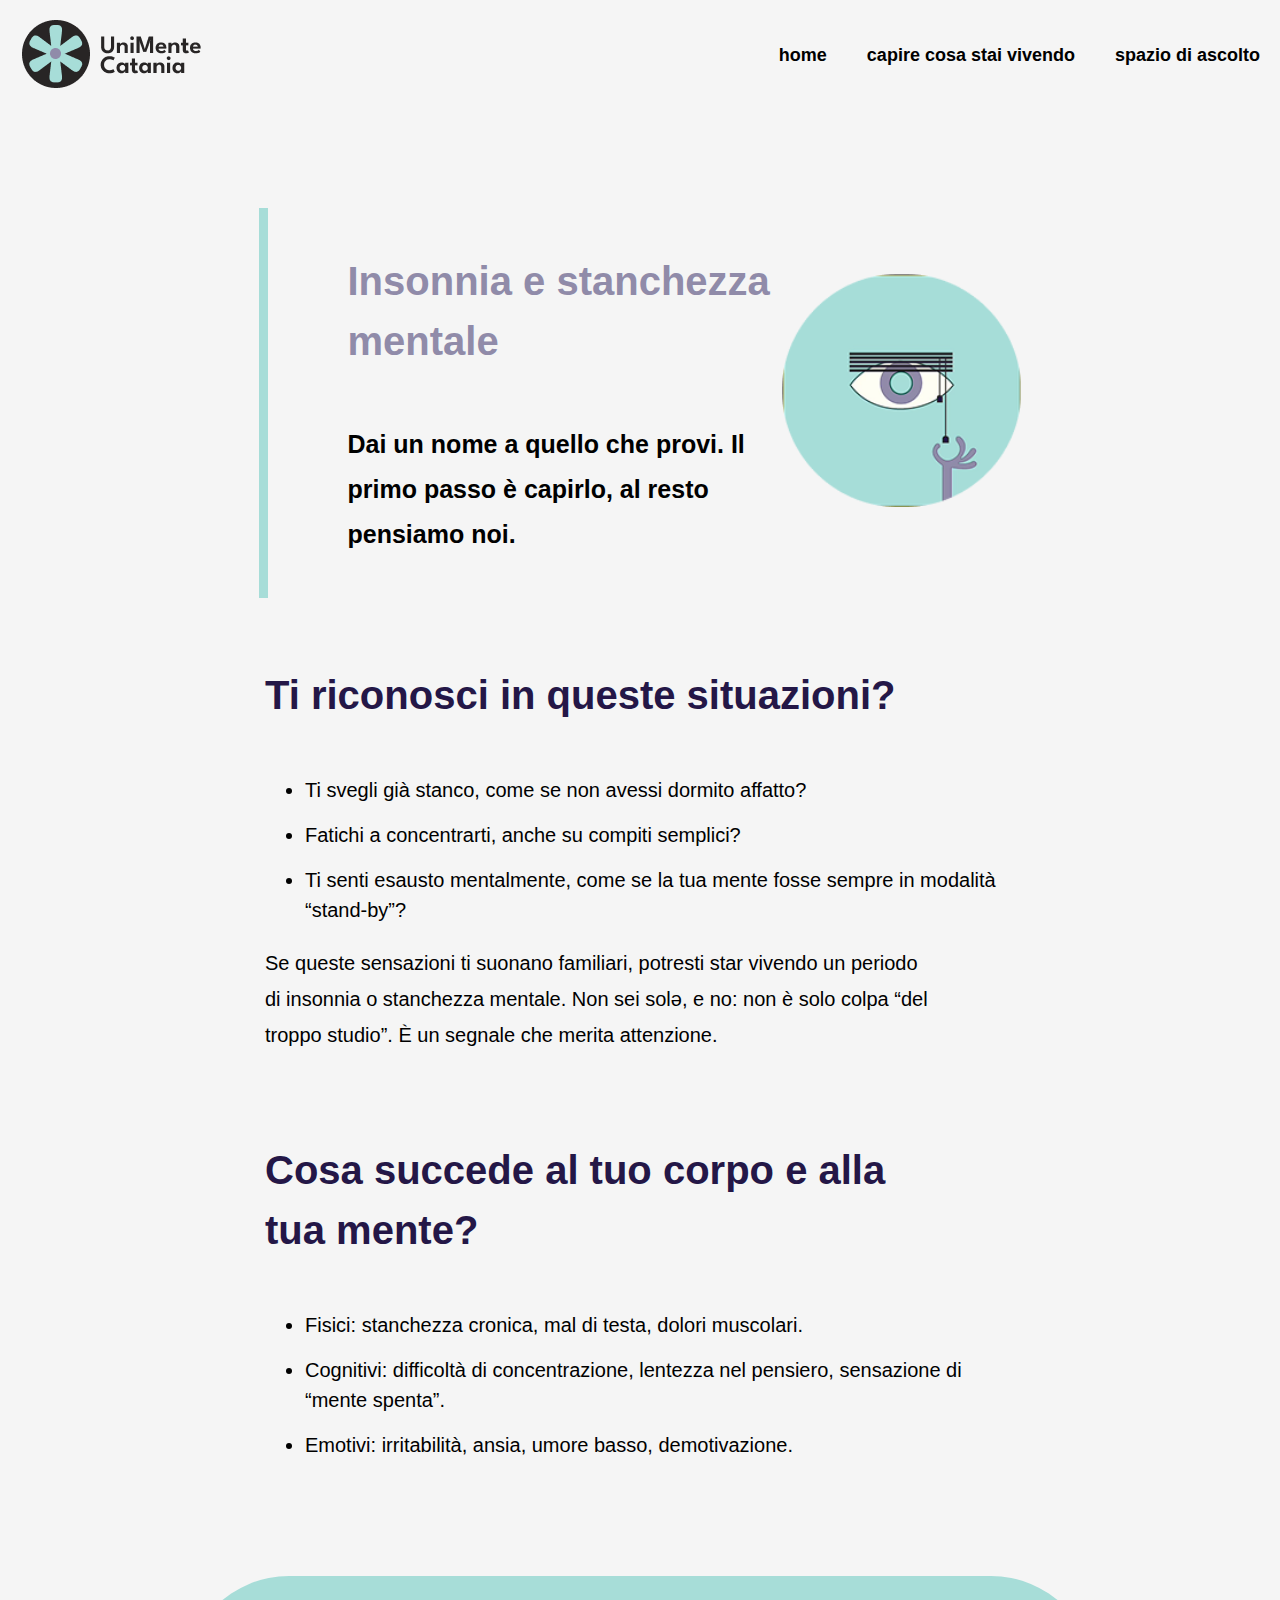
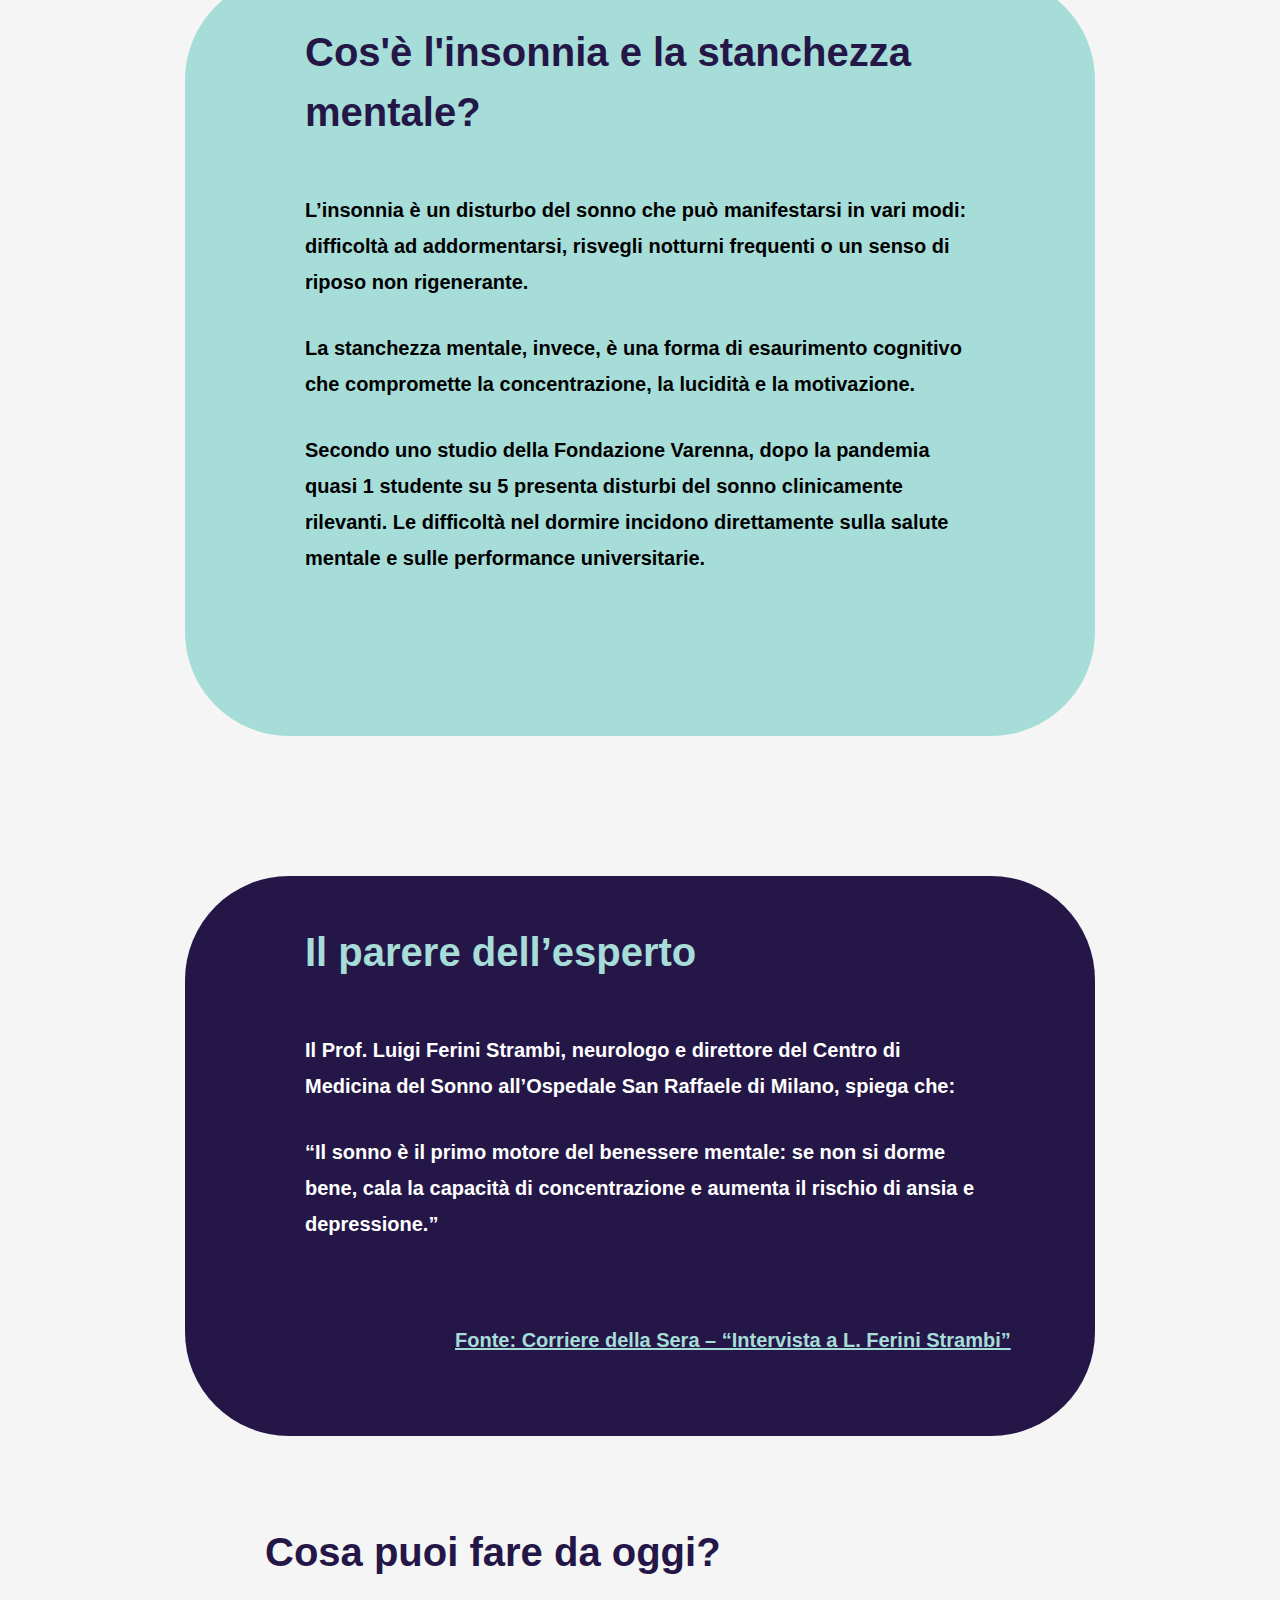
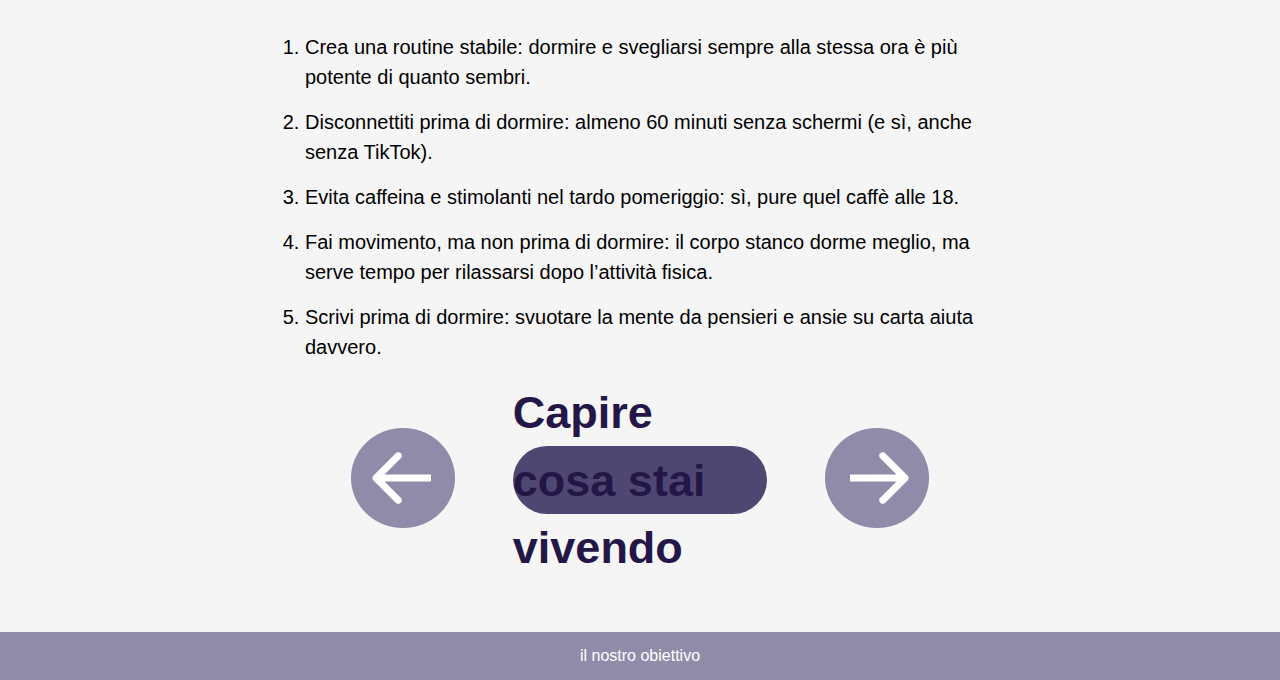
<file: insonnia-e-stanchezza-mentale.html>
<!DOCTYPE html>
<html lang="en">
<head>
    <meta charset="UTF-8">
    <meta name="viewport" content="width=device-width, initial-scale=1.0">
    <title>Document</title>
    <link rel="stylesheet" href="css/style.css">
</head>


<body>

    <header>
        <img src="img/MARCHIO.png" alt="Marchio UniMente">
        <nav>
            <ul>
                <li><a href="index.html">home</a></li>
                <li><a href="capire-cosa-stai-vivendo.html">capire cosa stai vivendo</a></li>
                <li><a href="spazio-di-ascolto.html">spazio di ascolto</a></li>
            </ul>
        </nav>
    </header>

    <div class="testata-2">
        <div class="linea-verticale"></div>
        <div class="blocco-2">
            <div class="testo">
         <h1>Insonnia e stanchezza mentale</h1>
         <p>Dai un nome a quello che provi. Il primo passo è capirlo, al resto pensiamo noi.</p>
         </div>
         <img src="img/UniMente-9.png" alt="Insonnia e stanchezza mentale">
        </div>
    </div>

    <div class="corpo">
        <h1>Ti riconosci in queste situazioni?</h1>
        <ul>
            <li>Ti svegli già stanco, come se non avessi dormito affatto?</li>
            <li>Fatichi a concentrarti, anche su compiti semplici?</li>
            <li>Ti senti esausto mentalmente, come se la tua mente fosse sempre in modalità “stand-by”?</li>
        </ul>
        <p>Se queste sensazioni ti suonano familiari, potresti star vivendo un periodo di insonnia o stanchezza mentale. Non sei solə, e no: non è solo colpa “del troppo studio”. È un segnale che merita attenzione.</p>
    </div>


    <div class="corpo">
        <h1>Cosa succede al tuo corpo e alla <br>tua mente?</h1>
        <ul>
            <li>Fisici: stanchezza cronica, mal di testa, dolori muscolari.</li>
            <li>Cognitivi: difficoltà di concentrazione, lentezza nel pensiero, sensazione di “mente spenta”.</li>
            <li>Emotivi: irritabilità, ansia, umore basso, demotivazione.</li>
        </ul>
    </div>

     <div class="info-box">
        <h1>Cos'è l'insonnia e la stanchezza mentale?</h1>
        <p>L’insonnia è un disturbo del sonno che può manifestarsi in vari modi: difficoltà ad addormentarsi, risvegli notturni frequenti o un senso di riposo non rigenerante. </p> 
        <p>La stanchezza mentale, invece, è una forma di esaurimento cognitivo che compromette la concentrazione, la lucidità e la motivazione.</p>
        <p>Secondo uno studio della Fondazione Varenna, dopo la pandemia quasi 1 studente su 5 presenta disturbi del sonno clinicamente rilevanti. Le difficoltà nel dormire incidono direttamente sulla salute mentale e sulle performance universitarie.</p>
    </div>

    <div class="info-box-3">
        <h1>Il parere dell’esperto</h1>
        <p>Il Prof. Luigi Ferini Strambi, neurologo e direttore del Centro di Medicina del Sonno all’Ospedale San Raffaele di Milano, spiega che:</p>
        <p>“Il sonno è il primo motore del benessere mentale: se non si dorme bene, cala la capacità di concentrazione e aumenta il rischio di ansia e depressione.”</p>
         <a href="https://www.saperesalute.it/insonnia-un-problema-diffuso-e-sottovalutato/"><p>Fonte: Corriere della Sera – “Intervista a L. Ferini Strambi”</p> </a>
    </div>

      <div class="corpo">
        <h1>Cosa puoi fare da oggi?</h1>
        <div class="elenco-cosa-puoi-fare">
        <ul>
            <li>Crea una routine stabile: dormire e svegliarsi sempre alla stessa ora è più potente di quanto sembri.</li>
            <li>Disconnettiti prima di dormire: almeno 60 minuti senza schermi (e sì, anche senza TikTok).</li>
            <li>Evita caffeina e stimolanti nel tardo pomeriggio: sì, pure quel caffè alle 18.</li>
            <li>Fai movimento, ma non prima di dormire: il corpo stanco dorme meglio, ma serve tempo per rilassarsi dopo l’attività fisica.</li>
            <li>Scrivi prima di dormire: svuotare la mente da pensieri e ansie su carta aiuta davvero.</li>
        </ul>
        </div>
    </div>

      <div class="bottoni-blocco">
  <div class="freccia-1">
    <a href="ansia-da-prestazione.html">
      <img src="img/freccia-1.png" alt="freccia sinistra">
    </a>
  </div>

  <div class="bottone-2">
    <a href="capire-cosa-stai-vivendo.html">
      <h1>Capire cosa stai vivendo</h1>
    </a>
  </div>

  <div class="freccia-2">
    <a href="stress-e-sovraccarico.html">
      <img src="img/freccia-2.png" alt="freccia destra">
    </a>
  </div>
</div>


    <footer>
        <a href="il-nostro-obiettivo.html">il nostro obiettivo</a>
    </footer>




</body>
</html>
</file>
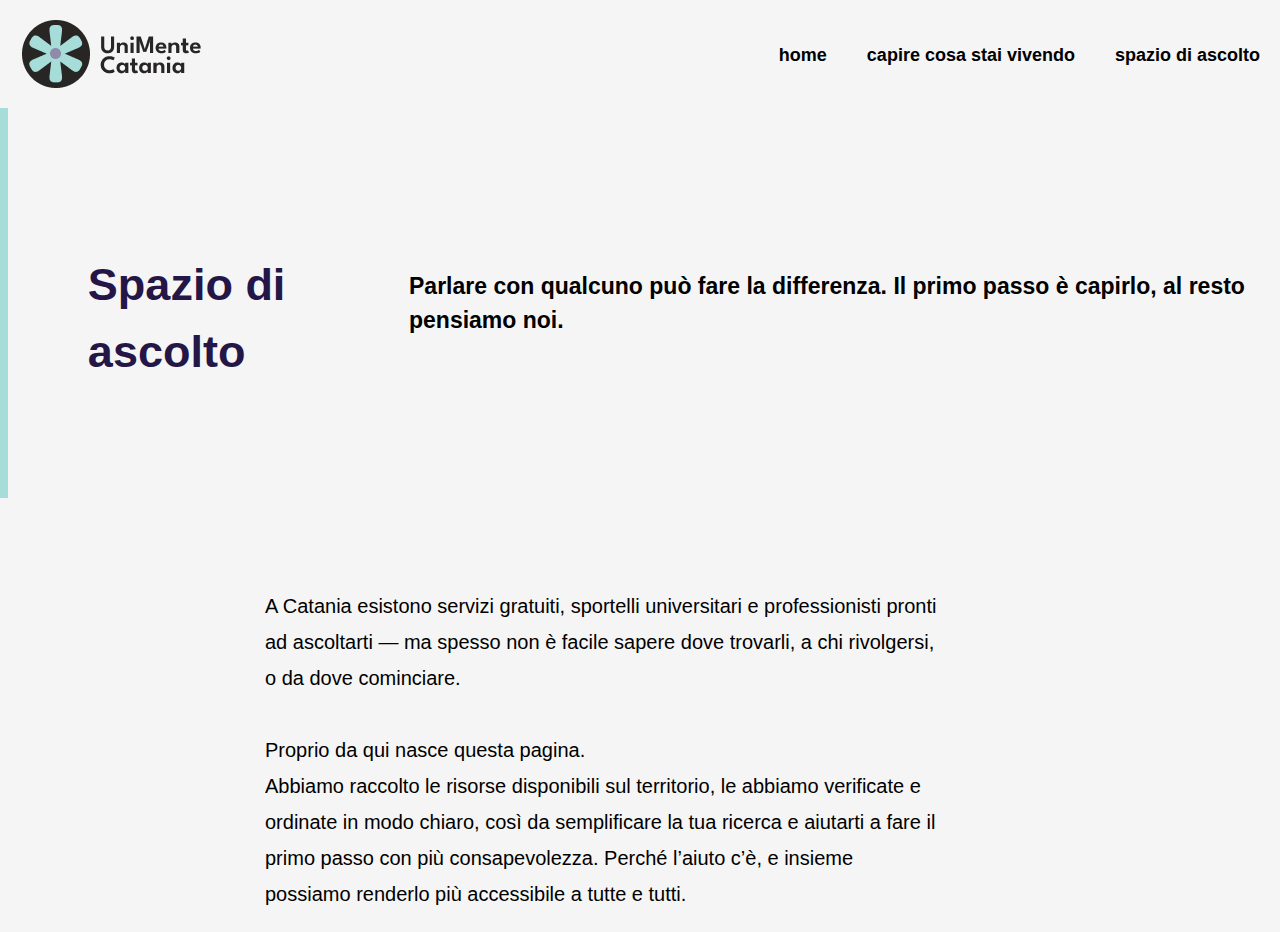
<file: spazio-di-ascolto.html>
<!DOCTYPE html>
<html lang="en">
<head>
    <meta charset="UTF-8">
    <meta name="viewport" content="width=device-width, initial-scale=1.0">
    <title>Document</title>
    <link rel="stylesheet" href="css/style.css">
</head>
<body>
    
    <header>
        <img src="img/MARCHIO.png" alt="Marchio UniMente">
        <nav>
            <ul>
                <li><a href="index.html">home</a></li>
                <li><a href="capire-cosa-stai-vivendo.html">capire cosa stai vivendo</a></li>
                <li><a href="spazio-di-ascolto.html">spazio di ascolto</a></li>
            </ul>
        </nav>
    </header>

    <div class="titolo">
        <div class="linea-verticale"></div>
         <h1>Spazio di ascolto</h1>
         <h2>Parlare con qualcuno può fare la differenza. Il primo passo è capirlo, al resto pensiamo noi.</h2>
       </div>
   </div>
   <div class="corpo">
    <p>
        A Catania esistono servizi gratuiti, sportelli universitari e professionisti pronti ad ascoltarti — ma spesso non è facile sapere dove trovarli, a chi rivolgersi, o da dove cominciare. <br>
        <br>Proprio da qui nasce questa pagina. <br>
        Abbiamo raccolto le risorse disponibili sul territorio, le abbiamo verificate e ordinate in modo chiaro, così da semplificare la tua ricerca e aiutarti a fare il primo passo con più consapevolezza.
        Perché l’aiuto c’è, e insieme possiamo renderlo più accessibile a tutte e tutti.</p>
   </div>

    

</body>
</html>
</file>
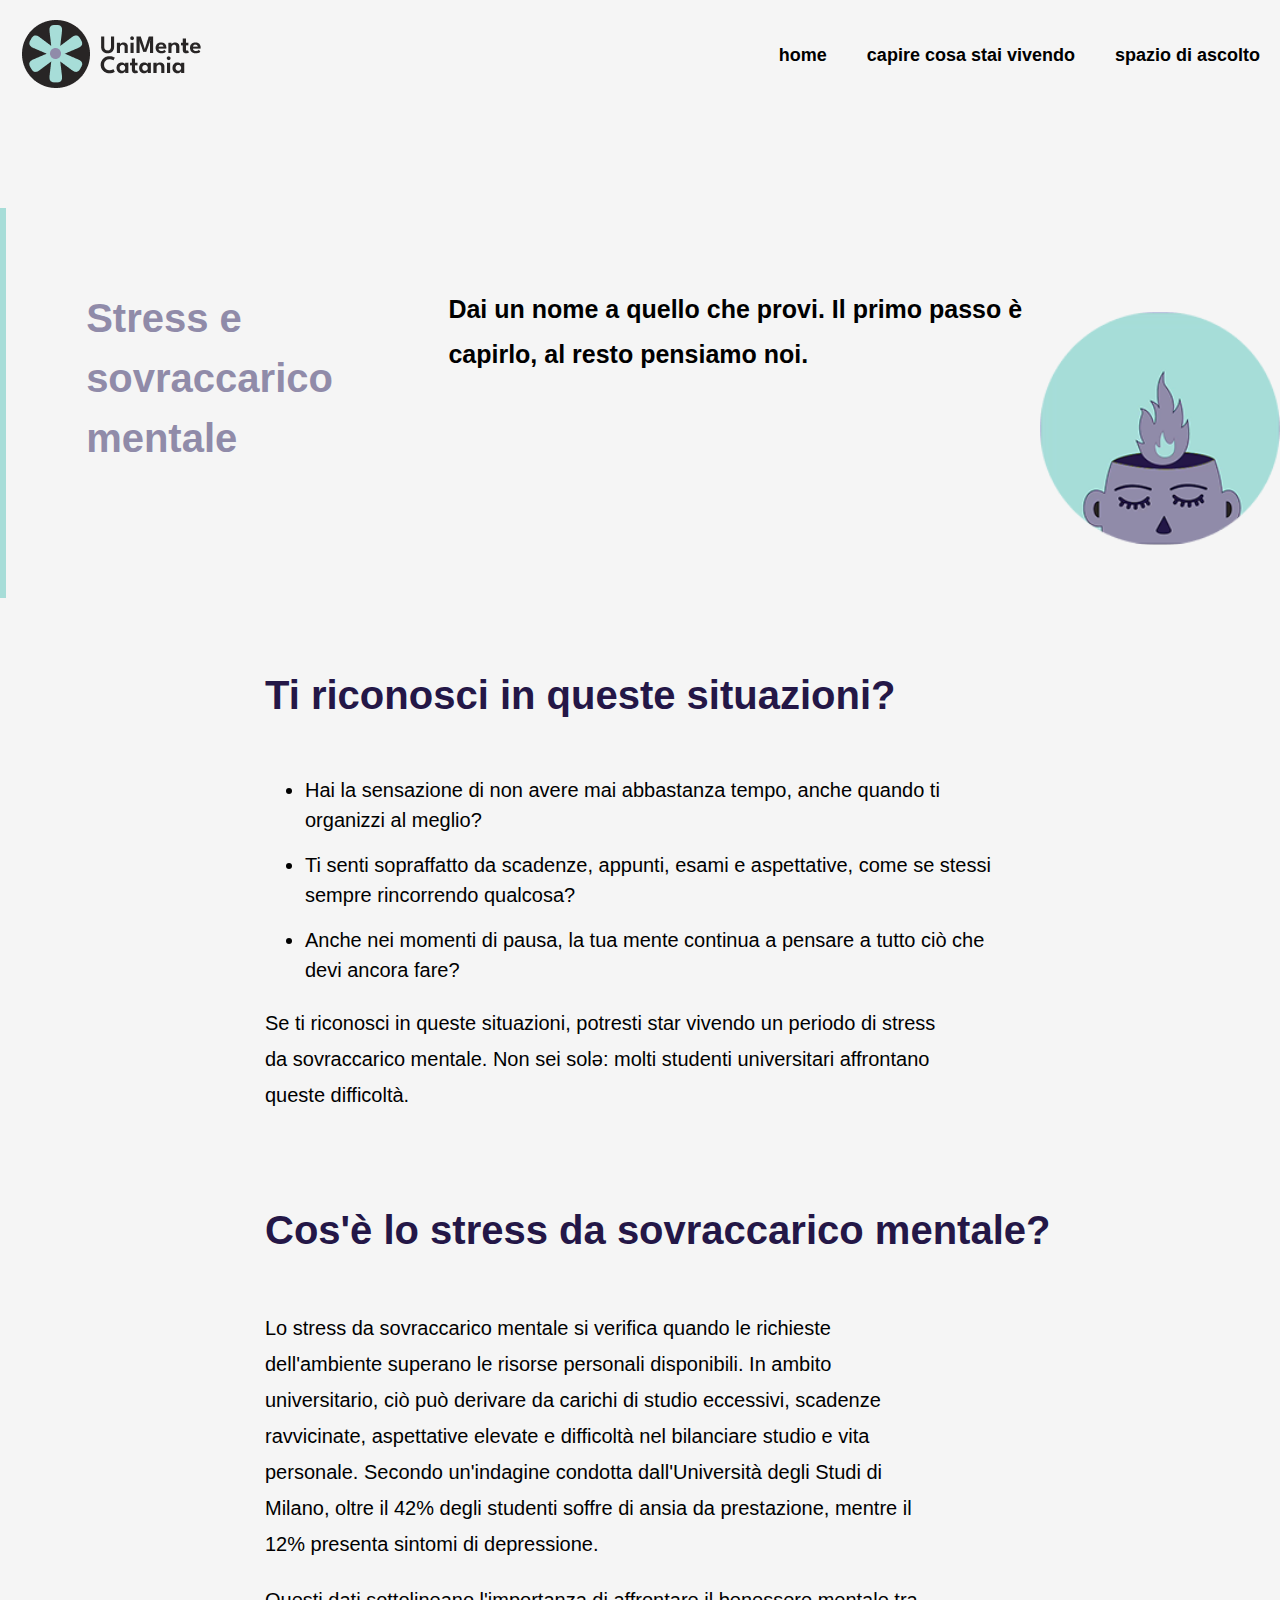
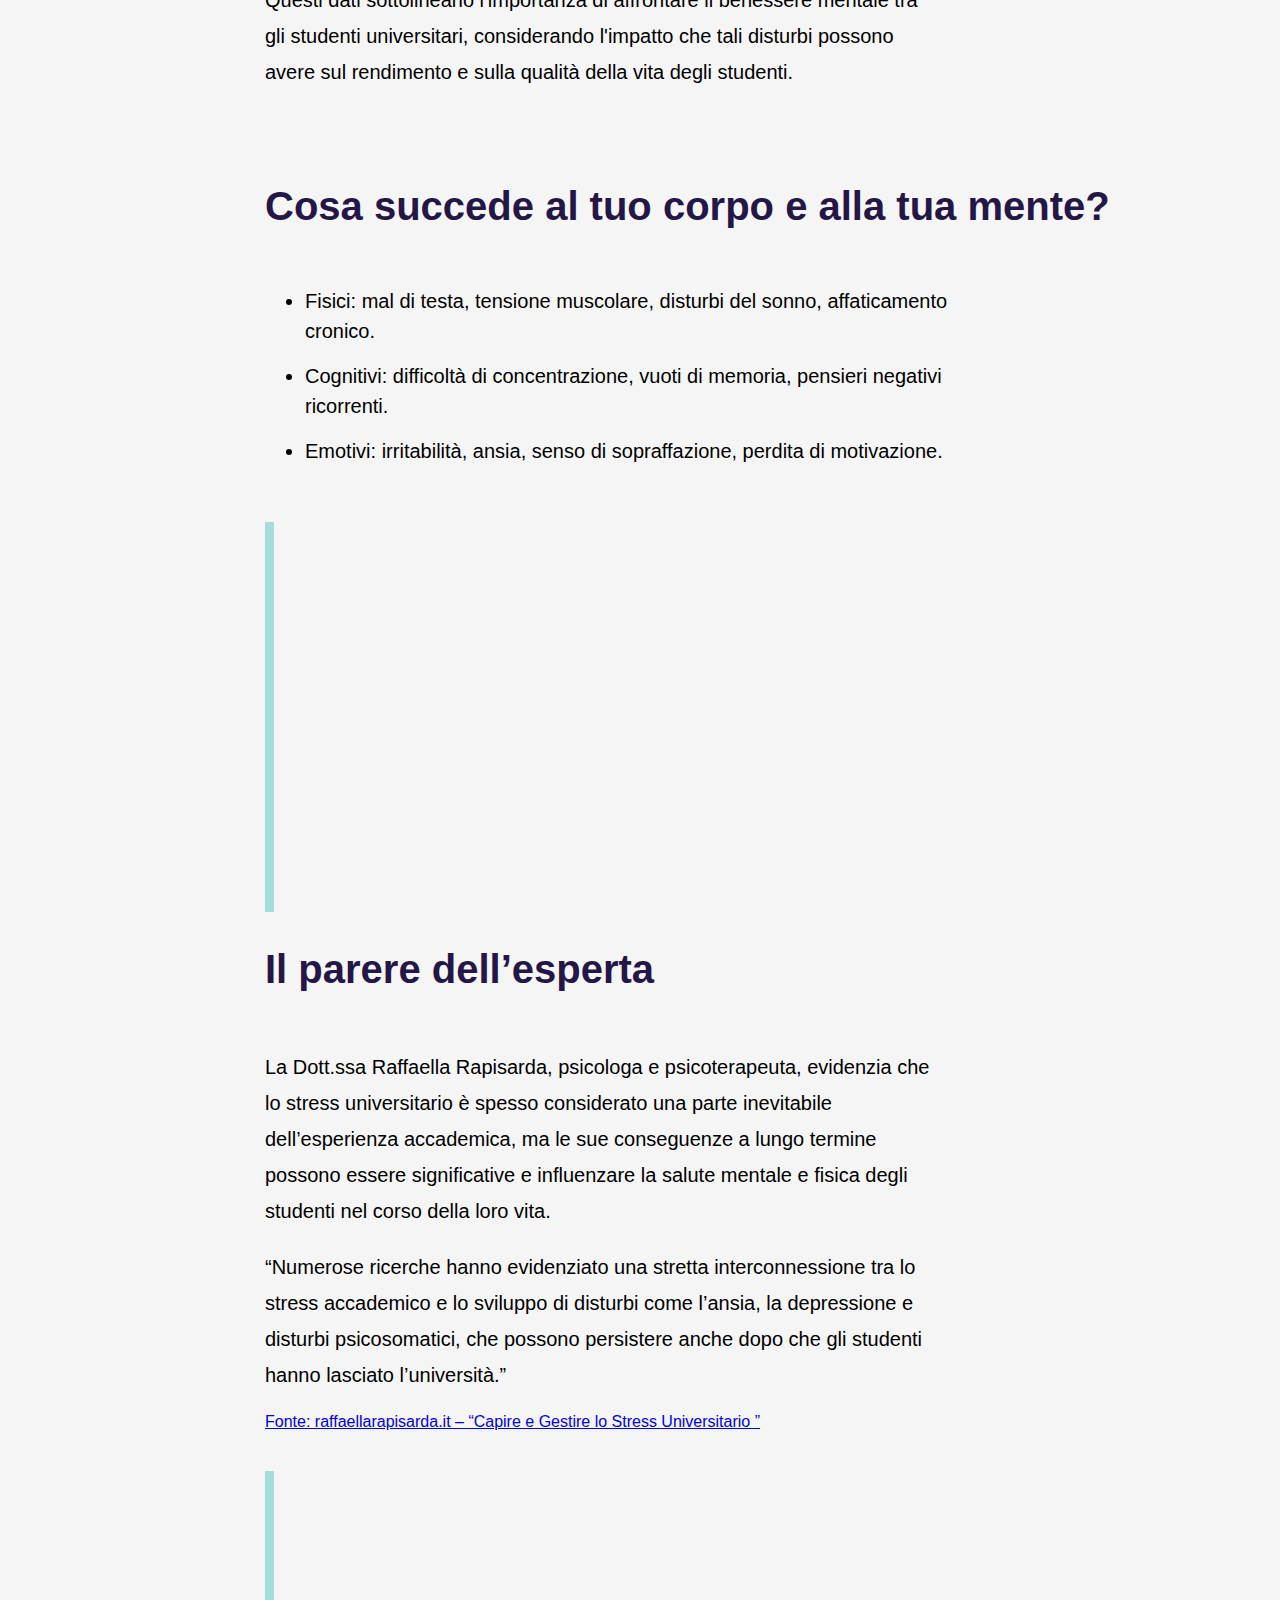
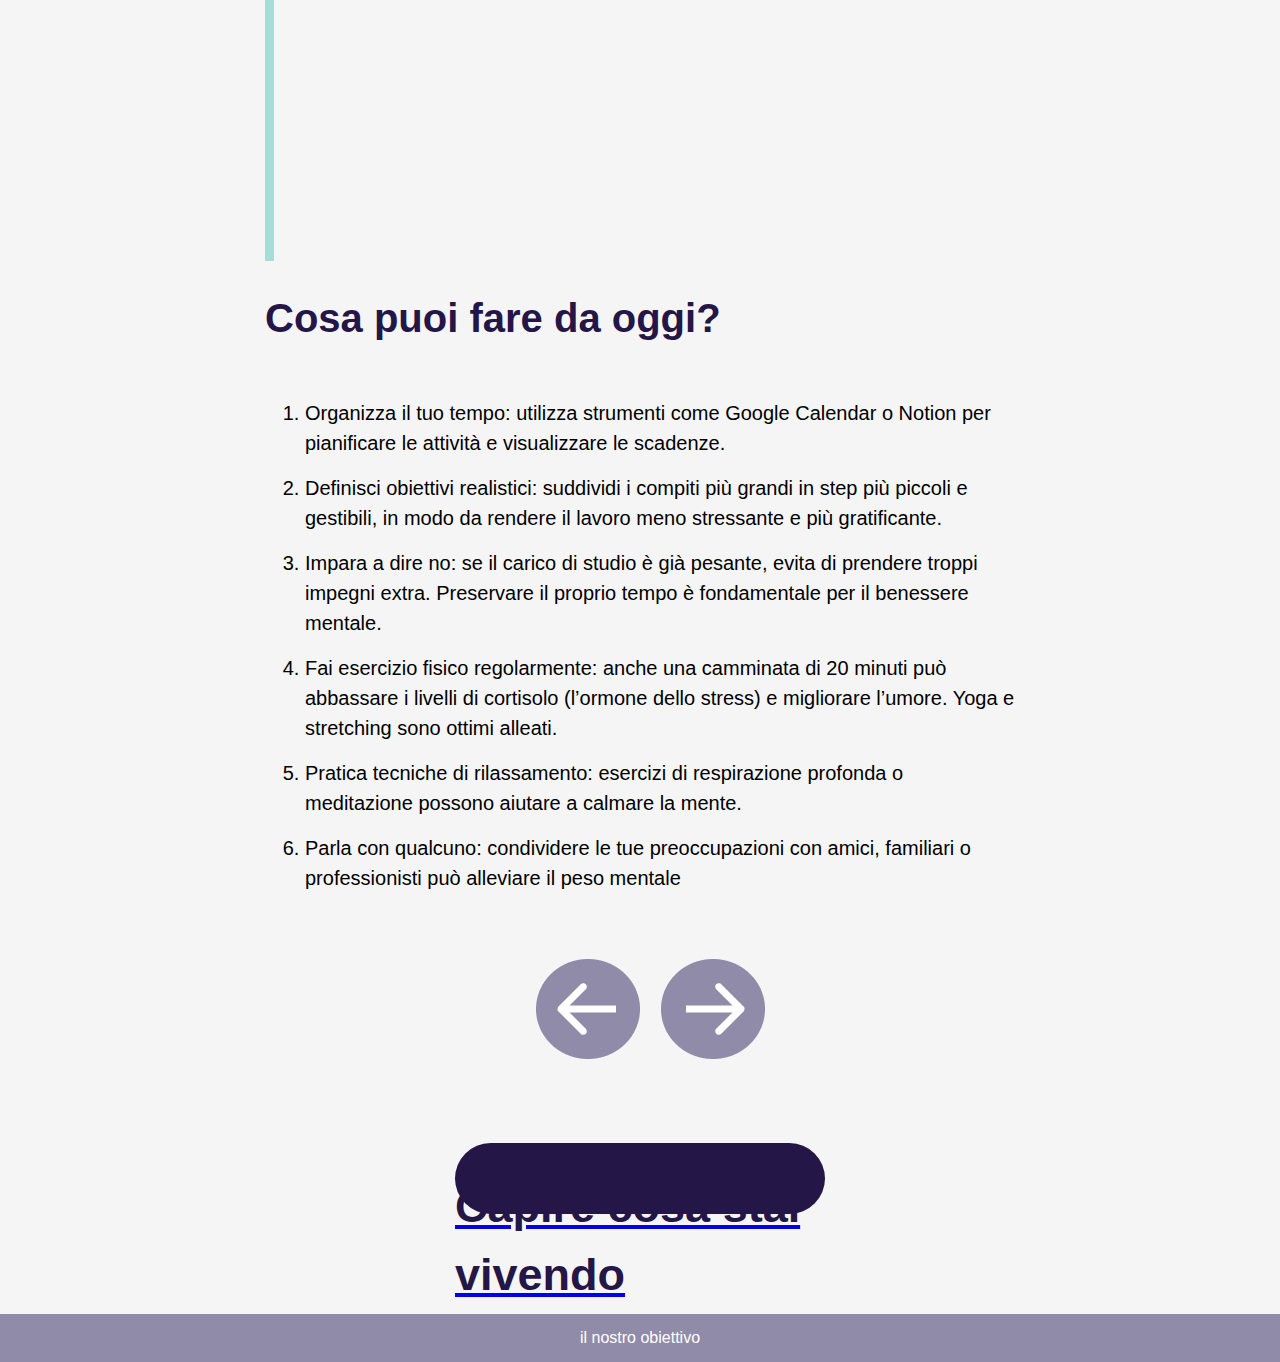
<file: stress-e-sovraccarico.html>
<!DOCTYPE html>
<html lang="en">
<head>
    <meta charset="UTF-8">
    <meta name="viewport" content="width=device-width, initial-scale=1.0">
    <title>Document</title>
    <link rel="stylesheet" href="css/style.css">
</head>


<body>

    <header>
        <img src="img/MARCHIO.png" alt="Marchio UniMente">
        <nav>
            <ul>
                <li><a href="index.html">home</a></li>
                <li><a href="capire-cosa-stai-vivendo.html">capire cosa stai vivendo</a></li>
                <li><a href="spazio-di-ascolto.html">spazio di ascolto</a></li>
            </ul>
        </nav>
    </header>

    <div class="testata-2">
        <div class="linea-verticale"></div>
        <div class="blocco-2">
         <h1>Stress e sovraccarico mentale</h1>
         <p>Dai un nome a quello che provi. Il primo passo è capirlo, al resto pensiamo noi.</p>
         <img src="img/UniMente-8.png" alt="Stress e sovraccarico mentale ">
        </div>
    </div>

    <div class="corpo">
        <h1>Ti riconosci in queste situazioni?</h1>
        <ul>
            <li>Hai la sensazione di non avere mai abbastanza tempo, anche quando ti organizzi al meglio?</li>
            <li>Ti senti sopraffatto da scadenze, appunti, esami e aspettative, come se stessi sempre rincorrendo qualcosa?</li>
            <li>Anche nei momenti di pausa, la tua mente continua a pensare a tutto ciò che devi ancora fare?</li>
        </ul>
        <p>Se ti riconosci in queste situazioni, potresti star vivendo un periodo di stress da sovraccarico mentale. Non sei solə: molti studenti universitari affrontano queste difficoltà. </p>
    </div>

    <div class="corpo">
       <h1>Cos'è lo stress da sovraccarico mentale?</h1>
      <p>Lo stress da sovraccarico mentale si verifica quando le richieste dell'ambiente superano le risorse personali disponibili. In ambito universitario, ciò può derivare da carichi di studio eccessivi, scadenze ravvicinate, aspettative elevate e difficoltà nel bilanciare studio e vita personale. Secondo un'indagine condotta dall'Università degli Studi di Milano, oltre il 42% degli studenti soffre di ansia da prestazione, mentre il 12% presenta sintomi di depressione. </p>
       <p>Questi dati sottolineano l'importanza di affrontare il benessere mentale tra gli studenti universitari, considerando l'impatto che tali disturbi possono avere sul rendimento e sulla qualità della vita degli studenti.</p>
    </div>

    <div class="corpo">
        <h1>Cosa succede al tuo corpo e alla tua mente?</h1>
        <ul>
            <li>Fisici: mal di testa, tensione muscolare, disturbi del sonno, affaticamento cronico.</li>
            <li>Cognitivi: difficoltà di concentrazione, vuoti di memoria, pensieri negativi ricorrenti.</li>
            <li>Emotivi: irritabilità, ansia, senso di sopraffazione, perdita di motivazione.</li>
        </ul>
    </div>

    <div class="corpo">
        <div class="linea-verticale"></div>
        <h1>Il parere dell’esperta</h1>
        <p>La Dott.ssa Raffaella Rapisarda, psicologa e psicoterapeuta, evidenzia che lo stress universitario è spesso considerato una parte inevitabile dell’esperienza accademica, ma le sue conseguenze a lungo termine possono essere significative e influenzare la salute mentale e fisica degli studenti nel corso della loro vita. </p>
        <p>“Numerose ricerche hanno evidenziato una stretta interconnessione tra lo stress accademico e lo sviluppo di disturbi come l’ansia, la depressione e disturbi psicosomatici, che possono persistere anche dopo che gli studenti hanno lasciato l’università.”</p>
         <a href="https://www.raffaellarapisarda.it/capire-e-gestire-lo-stress-universitario/">Fonte: raffaellarapisarda.it – “Capire e Gestire lo Stress Universitario ” </a>
    </div>

      <div class="corpo">
        <div class="linea-verticale"></div>
        <h1>Cosa puoi fare da oggi?</h1>
        <div class="elenco-cosa-puoi-fare">
        <ul>
            <li>Organizza il tuo tempo: utilizza strumenti come Google Calendar o Notion per pianificare le attività e visualizzare le scadenze.</li>
            <li>Definisci obiettivi realistici: suddividi i compiti più grandi in step più piccoli e gestibili, in modo da rendere il lavoro meno stressante e più gratificante.</li>
            <li>Impara a dire no: se il carico di studio è già pesante, evita di prendere troppi impegni extra. Preservare il proprio tempo è fondamentale per il benessere mentale.</li>
            <li>Fai esercizio fisico regolarmente: anche una camminata di 20 minuti può abbassare i livelli di cortisolo (l’ormone dello stress) e migliorare l’umore. Yoga e stretching sono ottimi alleati.</li>
            <li>Pratica tecniche di rilassamento: esercizi di respirazione profonda o meditazione possono aiutare a calmare la mente.</li>
            <li>Parla con qualcuno: condividere le tue preoccupazioni con amici, familiari o professionisti può alleviare il peso mentale</li>
        </ul>
        </div>
    </div>

    <div class="bottoni-blocco">
        <div class="freccia-1">
        <a href="insonnia-e-stanchezza-mentale.html">
            <img src="img/freccia-1.png" alt="freccia-sinistra">
        </a>
        </div>
        <div class="freccia-2">
            <a href="burnout-accademico.html">
                <img src="img/freccia-2.png" alt="">
            </a>
        </div>
    </div>
<div class="bottone">
    <a href="capire-cosa-stai-vivendo.html">
    <h1>Capire cosa stai vivendo</h1>
    </a>
</div>
    <footer>
        <a href="il-nostro-obiettivo.html">il nostro obiettivo</a>
    </footer>




</body>
</html>
</file>
<file: css/style.css>
/*generale*/
body {
  font-family: 'Segoe UI', Tahoma, Geneva, Verdana, sans-serif;
  background-color: #f5f5f5;
  margin: 0;
  padding: 0;
  display: flex;
  flex-direction: column;
  justify-content: center;
  align-items: center;
  min-height: 100vh;
}

p{
    font-size: 20px;
    font-family: 'Segoe UI', Tahoma, Geneva, Verdana, sans-serif;
    line-height: 180%;
}

h1{
    font-size: 45px;
    font-family: 'Segoe UI', Tahoma, Geneva, Verdana, sans-serif;
    line-height: 1.5;
    font-weight: bold;
    color: #241747;
}

h2{
    font-size: 23px;
    font-family: 'Segoe UI', Tahoma, Geneva, Verdana, sans-serif;
    line-height: 1.5;
    font-weight:550;
}

li{
    font-size: 20px;
    font-family: 'Segoe UI', Tahoma, Geneva, Verdana, sans-serif;
    line-height: 1.5;
}

/*footer*/
footer{
    margin-top: 100px;
    background-color: #908BA9;
    padding: 15px;
    width: 100%;
    text-align: center;
}

footer a{
    font-family: 'Segoe UI', Tahoma, Geneva, Verdana, sans-serif;
    color: white;
    text-decoration: none;
}

footer a:hover{
    text-decoration: underline;
}

/*header*/
header{
    display: flex;
    margin: 0;
    justify-content: space-between;
    align-items: center;
    padding: 20px;
    width: 100%;
    box-sizing: border-box;
}

header img{
    max-width: 100%;
    height: auto;
}

nav ul{
    display: flex;
    max-width: 1200px;
    margin: 0;
    padding: 0;
    gap: 40px;
    list-style: none;
}

ul a{
    font-size: 18px;
    text-decoration: none;
    font-family: 'Segoe UI', Tahoma, Geneva, Verdana, sans-serif;
    color: black;
    font-weight:600;
}

ul a:hover{
    text-decoration: underline;
}
nav a.active{
    color: #4E4772;
    text-decoration: underline;
    font-weight: bold;
}

footer a.active-2{
    color: #A7DDD8;
    text-decoration: underline;
}

/*hero*/
.hero{
    display: flex;
    padding: 100px;
    justify-content: space-between;
    gap: 20%;
    align-items: center;
}

.hero img{
    max-width: 100%;
    height: auto;
}

.hero p{
    padding-top: 30px;
    font-weight: bold;
    font-size: 40px;
    max-width: 20ch;
}

/*elementi di testo*/
.testata{
    width: 100%;
    background-color: #A7DDD8;
    padding:60px;
    display: flex;
    justify-content: center;
}

.testata p{
   line-height: 180%;
    max-width: 977px;
    margin: 0;
    margin-bottom: 20px;
    text-align: left;
}

.blocco-1{
    display: flex;
    justify-content: space-between;
}

.blocco-1 h2{
    color: #908BA9;
}

.linea-verticale{
    display: flex;
    background-color: #A7DDD8;
    width: 9px;
    height: 390px;
    margin-right: 80px;
}

.testo{
    display: flex;
    flex-direction: column;
    justify-content: center;
    width: 434px;
}

.elenco-cosa-puoi-fare ul{
    list-style-type: decimal;
}

.titolo{
    align-items: center;
    display: flex;
}

.titolo h1{
    margin-bottom: 0;
}

.titolo img{
    max-width: 100%;
    height: auto;
    margin-left: 250px;
}

.titolo-2{
    display: flex;
}
.titolo-2 h1{
    background-color: #A7DDD8;
    padding-top: 20px;
    padding-bottom: 20px;
    padding-left: 40px;
    padding-right: 40px;
    border-radius: 50%;
    color: #908BA9;
    font-size: 60px;
}

.titolo-2 h2{
    margin-left: 40px;
    margin-top: 70px;
    font-size: 50px;
    margin-right: 300px;
}

.titolo-3{
    display: flex;
}
.titolo-3 h1{
    background-color: #A7DDD8;
    padding-top: 20px;
    padding-bottom: 20px;
    padding-left: 40px;
    padding-right: 40px;
    border-radius: 50%;
    color: #908BA9;
    font-size: 60px;
}

.titolo-3 h2{
    margin-left: 40px;
    margin-top: 70px;
    font-size: 50px;
    margin-right: 150px;
}

.info-grafica{
    display: flex;
    padding-top: 100px;
    justify-content: space-between;
    align-items: flex-start;
}

.info-grafica li{
    width: 526px;
    line-height: 1.5;
    margin-bottom: 15px;
}

.info-grafica img{
    max-width: 303px;
    height: auto;
}

.colore-1{
    color: #4E4772;
    font-weight: bold;
}

.colore-2{
    color: #A7DDD8;
    font-weight: bold;
}

.colore-3{
    color: #241747;
    font-weight: bold;
}

.testata-2{
    padding-top: 100px;
    align-items: center;
    display: flex;
}

.blocco-2 h1{
    font-size: 40px;
    color: #908BA9;
}

.blocco-2 p{
    font-size: 25px;
    font-weight: bold;
}

.blocco-2{
    display: flex;
}

.blocco-2 img{
    width: 240px;
    height: 233px;
    margin-top: 50px;
}

.corpo p:first-child{
    padding-top: 30px;
}

.corpo{
    width: 750px;
    justify-content: center;
    align-items: center;
    padding-top: 40px;
}

.corpo-2{
    width: 750px;
    justify-content: center;
    align-items: center;
    padding-top: 50px;
    padding-bottom: 20px;
}

.corpo h1{
    color: #241747;
    width:900px;
    margin-bottom: 50px;
    font-size: 40px;
}

.corpo li{
    line-height: 1.5;
    margin-bottom: 15px;
}

.corpo p{

    width: 677px;
}

.info-box{
    width: 870px;
    height: 650px;
    justify-content: center;
    align-items: center;
    padding-top: 20px;
    padding-left: 20px;
    padding-right: 20px;
    padding-bottom: 90px;
    margin-bottom: 40px;
    border: none;
    border-radius: 104px;
    background-color: #A7DDD8;
    margin-top: 100px;
}

.info-box h1{
    font-size: 40px;
    margin-bottom: 50px;
    margin-left: 100px;
    font-weight: bolder;
}

.info-box p{
    width: 677px;
    font-weight: bold;
    margin-bottom: 30px;
    margin-left: 100px;
}

.info-box-6{
    width: 890px;
    height: 600px;
    justify-content: center;
    align-items: center;
    padding-top: 20px;
    padding-left: 20px;
    padding-right: 20px;
    padding-bottom: 60px;
    margin-bottom: 20px;
    border: none;
    border-radius: 104px;
    background-color: #A7DDD8;
    margin-top: 100px;
}

.info-box-6 h1{
    font-size: 40px;
    margin-bottom: 50px;
    margin-left: 100px;
    font-weight: bolder;
}

.info-box-6 p{
    width: 677px;
    font-weight: bold;
    margin-bottom: 30px;
    margin-left: 100px;
}

.info-box-5{
    width: 870px;
    height: 500px;
    justify-content: center;
    align-items: center;
    padding-top: 20px;
    padding-left: 20px;
    padding-right: 20px;
    padding-bottom: 40px;
    margin-bottom: 20px;
    border: none;
    border-radius: 104px;
    background-color: #A7DDD8;
    margin-top: 100px;
}

.info-box-5 h1{
    font-size: 40px;
    margin-bottom: 50px;
    margin-left: 100px;
    font-weight: bolder;
}

.info-box-5 p{
    width: 677px;
    font-weight: bold;
    margin-bottom: 30px;
    margin-left: 100px;
}

.info-box-2{
    width: 870px;
    height: 600px;
    justify-content: center;
    align-items: center;
    padding-top: 20px;
    padding-left: 20px;
    padding-right: 20px;
    margin-bottom: 40px;
    border: none;
    border-radius: 104px;
    background-color: #241747;
    margin-top: 100px;
    cursor: pointer;
    transition: transform 0.3s ease, box-shadow 0.3s ease;
}

.info-box-2 h1{
    color: #A7DDD8;
    font-size: 40px;
    margin-bottom: 50px;
    margin-left: 100px;
    font-weight: bolder;
}

.info-box-2 p{
    color: white;
    width: 677px;
    font-weight: bold;
    margin-bottom: 30px;
    margin-left: 100px;
}

.info-box-2 a p{
    color: #A7DDD8;
    margin-top: 80px;
    font-size: 20px;
    margin-left: 250px;
    text-decoration: underline;
}

.info-box-2:hover{
    transform: scale(1.05);
    box-shadow: 0 4px 12px rgba(0, 0, 0, 0.2);
}

.info-box-3{
    width: 870px;
    height: 500px;
    justify-content: center;
    align-items: center;
    padding-top: 20px;
    padding-left: 20px;
    padding-right: 20px;
    padding-bottom: 40px;
    margin-bottom: 20px;
    border: none;
    border-radius: 104px;
    background-color: #241747;
    margin-top: 100px;
    cursor: pointer;
    transition: transform 0.3s ease, box-shadow 0.3s ease;
}

.info-box-3 h1{
    color: #A7DDD8;
    font-size: 40px;
    margin-bottom: 50px;
    margin-left: 100px;
    font-weight: bolder;
}

.info-box-3 p{
    color: white;
    width: 677px;
    font-weight: bold;
    margin-bottom: 30px;
    margin-left: 100px;
}

.info-box-3 a p{
    color: #A7DDD8;
    margin-top: 80px;
    font-size: 20px;
    margin-left: 250px;
    text-decoration: underline;
}

.info-box-3:hover{
    transform: scale(1.05);
    box-shadow: 0 4px 12px rgba(0, 0, 0, 0.2);
}

.info-box-4{
    width: 870px;
    height: 640px;
    justify-content: center;
    align-items: center;
    padding-top: 20px;
    padding-left: 20px;
    padding-right: 20px;
    padding-bottom: 80px;
    margin-bottom: 20px;
    border: none;
    border-radius: 104px;
    background-color: #241747;
    margin-top: 100px;
    cursor: pointer;
    transition: transform 0.3s ease, box-shadow 0.3s ease;
}

.info-box-4 h1{
    color: #A7DDD8;
    font-size: 40px;
    margin-bottom: 50px;
    margin-left: 100px;
    font-weight: bolder;
}

.info-box-4 p{
    color: white;
    width: 677px;
    font-weight: bold;
    margin-bottom: 30px;
    margin-left: 100px;
}

.info-box-4 a p{
    color: #A7DDD8;
    margin-top: 80px;
    font-size: 20px;
    margin-left: 100px;
    text-decoration: underline;
}

.info-box-4:hover{
    transform: scale(1.05);
    box-shadow: 0 4px 12px rgba(0, 0, 0, 0.2);
}

.info-gruppo{
    align-items: center;
    margin-top: 50px;
    padding: 30px;
    width: 100%;
    display: flex;
    background-color: #241747;
    gap: 200px;
}

.box img{
    margin: 0;
}

.box h1{
    margin: 0;
    color: #A7DDD8;
    font-size: 35px;
}

.box{
    justify-content: center;
    text-align: center;
    font-family: Arial, Helvetica, sans-serif;
    color: white;
    font-weight: bold;
    margin-left: 100px;
}

.box-2 img{
    margin: 0;
}

.box-2 h1{
    margin: 0;
    color: #A7DDD8;
    font-size: 35px;
}

.box-2{
    justify-content: center;
    text-align: center;
    font-family: Arial, Helvetica, sans-serif;
    color: white;
    font-weight: bold;
    margin-left: 100px;
}

/*card e bottoni*/
.card-capire-cosa-stai-vivendo{
    padding-top: 100px;
}

.card-capire-cosa-stai-vivendo img{
    margin-left: 20%;
}

.card-capire-cosa-stai-vivendo p{
    width: 694px;
}

.card-spazio-di-ascolto{
    padding-top: 100px;
}

.card-spazio-di-ascolto img{
    margin-left: 20%;
}

.card-spazio-di-ascolto p{
    width: 694px;
}

.bottoni-blocco{
    margin-top: 50px;
    display: flex;
    align-items: center;
    justify-content: space-between;
    gap: 10%;
}

.freccia-1 img{
    cursor: pointer;
}



.freccia-2 img{
    cursor: pointer;
}

.bottone-2 {
  background-color: #4E4772;
  border: none;
  border-radius: 52px;
  width: 370px;
  height: 68px;
  cursor: pointer;
  text-decoration: none;
  color: white; 
  font-weight: bold; 
  display: flex;
  align-items: center;
  justify-content: center;
  text-decoration: none;
}

.bottone-2 a{
    color: white;
    text-decoration: none;
}

.bottone-2 a:hover{
    color: white;
    text-decoration: underline;
}


 .bottone-2 p{
    color: white;
    text-decoration: none;
 }
p.bottone {
    text-decoration: none;
    color: white;
    font-weight: bold;
    cursor: pointer;
    transition: transform 0.3s ease, box-shadow 0.3s ease;
    text-decoration: none;
 }

        
.bottone{
    background-color: #241747;
    border-radius:44px;
    font-weight: bold;
    width:370px;
    height: 71px;
    cursor: pointer;
    transition: transform 0.3s ease, box-shadow 0.3s ease;
    text-decoration: none;
    margin-top: 80px;
}

.bottone:hover{
    transform: scale(1.05);
    box-shadow: 0 4px 12px rgba(0, 0, 0, 0.2);
    text-decoration: none;
}

.bottone p{
    color: white;
    padding-left: 40px;
    padding-top: 15px;
    text-decoration: none;
}

.bottone-3{
    background-color: #241747;
    border-radius:44px;
    font-weight: bold;
    width:280px;
    height: 71px;
    cursor: pointer;
    transition: transform 0.3s ease, box-shadow 0.3s ease;
    text-decoration: none;
    margin-top: 80px;
}

.bottone-3:hover{
    transform: scale(1.05);
    box-shadow: 0 4px 12px rgba(0, 0, 0, 0.2);
}

.bottone-3 p{
    color: white;
    padding-left: 40px;
    padding-top: 15px;
    text-decoration: none;
}


.card img{
    width: 206px;
    height: 200px;
    object-fit: cover;
}

.card {
    background-color: #241747;
    border: none;
    border-radius: 126px;
    font-weight: bold;
    width: 940px;
    height: 251px;
    cursor: pointer;
    transition: transform 0.3s ease, box-shadow 0.3s ease;
    text-decoration: none;
    margin-top: 80px;
    display: flex; 
    align-items: center;
}

.card:hover {
    transform: scale(1.02);
    box-shadow: 0 8px 20px rgba(0, 0, 0, 0.2);
}

.card-2 img{
    margin-top: 10px;
    margin-left: 20px;
}

.card a {
    display: flex;
    text-decoration: none;
}

.contenuto p{
    color: white;
    width: 530px;
}

.contenuto{
    margin-left: 40px;
}

.contenuto h1{
    color: #A7DDD8;
    font-size: 40px;
}

.card-block{
    margin-top: 40px;
}

.card-3 img{
    width: 206px;
    height: 200px;
    margin-left: 35px;
    object-fit: cover;
}

.card-3 {
    background-color: #241747;
    border: none;
    border-radius: 126px;
    font-weight: bold;
    width: 940px;
    height: 251px;
    cursor: pointer;
    transition: transform 0.3s ease, box-shadow 0.3s ease;
    text-decoration: none;
    margin-top: 120px;
    display: flex; 
    align-items: center;
}

.contenuto-2{
    margin-left: 50px;
}

.card-3 h1{
    font-size: 40px;
    color: #A7DDD8;
}

.contenuto-2 p{
    font-size: 25px;
    color: white;
}

.card-3:hover {
    transform: scale(1.02);
    box-shadow: 0 8px 20px rgba(0, 0, 0, 0.2);
}

.card-3 a {
    display: flex;
    text-decoration: none;
}

.card-block-2 a{
    text-decoration: none;
}

/* RESPONSIVE CORRETTO */
@media (max-width: 768px) {
    body {
        padding: 10px;
    }
    
    /* Typography responsive - mantenimento proporzioni */
    p {
        font-size: 15px;
        line-height: 1.4;
    }

    h1 {
        font-size: 28px;
    }

    h2 {
        font-size: 20px;
    }

    li {
        font-size: 15px;
    }

    /* Header responsive - mantenimento layout orizzontale */
    header {
        flex-wrap: wrap;
        padding: 15px;
        justify-content: center;
        gap: 20px;
    }

    header img {
        max-width: 150px;
        height: auto;
    }

    nav ul {
        flex-wrap: wrap;
        justify-content: center;
        gap: 20px;
        margin: 0;
        padding: 0;
    }

    ul a {
        font-size: 12px;
    }

    /* Hero responsive */
    .hero {
        flex-direction: column;
        padding: 50px 20px;
        gap: 30px;
        text-align: center;
    }

    .hero p {
        font-size: 28px;
        max-width: none;
        padding-top: 20px;
    }

    .hero img {
        max-width: 80%;
        height: auto;
    }

    /* Testata responsive - blocco centrato, testo a sinistra */
    .testata {
        padding: 40px 20px;
        justify-content: center;
    }

    .testata p {
        max-width: 100%;
        text-align: left;
        margin: 0;
    }

    /* Blocchi responsive */
   .immagine{
      margin-top: 40px ;
    }
    .blocco-1 {
        flex-direction: column 2;
        gap: 30px;
        align-items: center;
    }

.blocco-1 hr{
    margin-top: 20px;
    width:300px;
}
    .linea-verticale {
        width: 5px;
        height: 100px;
        margin-right: 0;
        margin: 60px 0;
    }
.testo h1{
    margin-top: 15px;
    font-size: 20px;
}

.testo h2{
    font-size: 13px;
}
    .testo {
        width: 100%;
        max-width: 500px;
        text-align: left;
    }

    /* Titoli responsive */
    .titolo {
        flex-direction: column 2;
        text-align: center;
        gap: 20px;
    }

    .titolo img {
        margin-left: 0;
        width: 100px;
    }

    .titolo-1{
         justify-content: center;
    }

    .titolo-1 h1 {
        font-size: 25px;
        margin-left: 0;
        text-align: left;
    }

     .titolo-1 h2 {
        font-size: 18px;
        margin-left: 0;
        text-align: left;
    }
    
.titolo-2 h2{
    margin-right: 100px;
    font-size: 40px;
}

.titolo-3 h1{
    margin-left: 20px;
}
.titolo-3 h2{
    font-size: 40px;
}
    /* Info grafica responsive */
    .info-grafica {
        flex-direction: column;
        padding-top: 50px;
        gap: 30px;
        align-items: center;
    }

    .info-grafica li {
        width: 100%;
        max-width: 500px;
    }

    .info-grafica img {
        max-width: 250px;
        height: auto;
    }

    /* Blocco 2 responsive */
    .blocco-2 {
        flex-direction: column 2;
        gap: 30px;
        align-items: center;
    }

    .linea-verticale {
        width: 5px;
        height: 100px;
        margin: 60px 0;
    }
.blocco-2 h1{
     margin-left: 20px;
    margin-top: 15px;
    font-size: 20px;
}

    .testo p {
        margin-left: 20px;
        font-size: 13px;
        width: 100%;
        max-width: 500px;
        text-align: left;
    }

    .blocco-2 img{
        padding-bottom: 35px;
        margin-left: 0;
        width: 150px;
        height: 150px;
    }

    .corpo, .corpo-2 {
        width: 100%;
        max-width: 500px;
        padding: 50px 20px;
        margin: 0 auto;
    }

    .corpo h1 {
        width: 100%;
        font-size: 32px;
    }

    .corpo p {
        width: 100%;

    }

    /* Info boxes responsive - mantengono forma ma si ridimensionano */
    .info-box, .info-box-2, .info-box-3, .info-box-4, .info-box-5, .info-box-6 {
        width: 90%;
        max-width: 500px;
        height: auto;
        min-height: 400px;
        margin: 50px auto;
        padding: 30px;
        border-radius: 60px; /* Proporzione mantenuta */
        box-sizing: border-box;
    }

    .info-box h1, .info-box-2 h1, .info-box-3 h1, .info-box-4 h1, .info-box-5 h1, .info-box-6 h1 {
        font-size: 28px;
        margin-left: 20px;
        margin-bottom: 30px;
    }

    .info-box p, .info-box-2 p, .info-box-3 p, .info-box-4 p, .info-box-5 p, .info-box-6 p {
        width: calc(100% - 40px);
        margin-left: 20px;
        font-size: 18px;
        font-weight: lighter;
    }

    .info-box-2 a p, .info-box-3 a p, .info-box-4 a p {
        margin-left: 20px;
        text-align: center;
        margin-top: 40px;
    }

    /* Info gruppo responsive */
    .info-gruppo {
        flex-direction: column;
        gap: 30px;
        padding: 30px 20px;
    }

    .box, .box-2 {
        margin-left: 0;
    }

    .box h1, .box-2 h1 {
        font-size: 28px;
    }

    .box img, .box-2 img {
        max-width: 80px;
        height: auto;
    }

    /* Cards responsive */
    .card-capire-cosa-stai-vivendo, .card-spazio-di-ascolto {
        padding-top: 50px;
        text-align: center;
        max-width: 500px;
        margin: 0 auto;
    }

    .card-capire-cosa-stai-vivendo img, .card-spazio-di-ascolto img {
        margin-left: 0;
        max-width: 80%;
        height: auto;
    }

    .card-capire-cosa-stai-vivendo p, .card-spazio-di-ascolto p {
        width: 100%;
        text-align: left;
    }

    /* Bottoni responsive */
    .bottoni-blocco {
        flex-direction: column 3;
        gap: 20px;
        align-items: center;
    }

    .bottone, .bottone-2, .bottone-3 {
        width: 50%;
    }

    .bottone p {
        margin-left: -25px;
        font-size: 15px;
    }

    .bottone-2 p {
        padding-left: 0;
        text-align: center;
        font-size: 15px;
    }

    .bottone-3 p {

        margin-left: 8px;
        font-size: 15px;
    }

    .freccia-1 img, .freccia-2 img {
        max-width: 60px;
        height: auto;
    }

    /* Card principali responsive - forma mantenuta, dimensioni ridotte */
    .card, .card-3 {
        width: 90%;
        max-width: 500px;
        height: auto;
        min-height: 180px;
        padding: 20px;
        border-radius: 100px; /* Proporzione mantenuta */
        margin-top: 50px;
        box-sizing: border-box;
    }

   
    .card img, .card-3 img {
        width: 120px;
        height: 120px;
        margin-left: 20px;
        object-fit: cover;
    }

    .card-3 img {
        margin-left: 20px;
    }

    .contenuto, .contenuto-2 {
        margin-left: 20px;
        width: calc(100% - 160px);
    }

    .contenuto h1, .card-3 h1 {
        font-size: 20px;
        margin-bottom: 10px;
    }

    .contenuto p, .contenuto-2 p {
        width: 100%;
        font-size: 14px;
        line-height: 1.4;
    }

    /* Footer responsive */
    footer {
        margin-top: 50px;
        padding: 20px;
    }

    footer a {
        font-size: 16px;
    }
}

/* Breakpoint per tablet */
/* Breakpoint per tablet - COMPLETO */
@media (min-width: 769px) and (max-width: 1024px) {
    body {
        padding: 15px;
    }
    
    /* Typography responsive - dimensioni intermedie */
    p {
        font-size: 18px;
        line-height: 1.5;
    }

    h1 {
        font-size: 38px;
    }

    h2 {
        font-size: 22px;
    }

    li {
        font-size: 18px;
    }

    /* Header responsive */
    header {
        padding: 20px 40px;
        justify-content: space-between;
    }

    header img {
        max-width: 180px;
        height: auto;
    }

    nav ul {
        gap: 30px;
    }

    ul a {
        font-size: 16px;
    }

    /* Hero responsive */
    .hero {
        padding: 70px 50px;
        gap: 15%;
    }

    .hero p {
        font-size: 35px;
        max-width: 25ch;
    }

    .hero img {
        max-width: 90%;
    }

    /* Testata responsive */
    .testata {
        padding: 50px 40px;
    }

    .testata p {
        max-width: 800px;
    }

    /* Blocchi responsive */
    .blocco-1 {
        flex-direction: column;
        gap: 40px;
        align-items: center;
    }

    .linea-verticale {
        width: 7px;
        height: 150px;
        margin: 40px 0;
    }

    .testo {
        width: 100%;
        max-width: 600px;
        text-align: left;
    }

    .testo h1 {
        font-size: 30px;
    }

    .testo h2 {
        font-size: 18px;
    }

    /* Titoli responsive */
    .titolo {
        flex-direction: column;
        text-align: center;
        gap: 30px;
    }

    .titolo img {
        margin-left: 0;
        width: 150px;
    }

    .titolo-2 h2, .titolo-3 h2 {
        margin-right: 50px;
        font-size: 45px;
        text-align: center;
    }

    .titolo-2 h1, .titolo-3 h1 {
        font-size: 55px;
    }

    /* Info grafica responsive */
    .info-grafica {
        flex-direction: column;
        padding-top: 70px;
        gap: 40px;
        align-items: center;
    }

    .info-grafica li {
        width: 100%;
        max-width: 600px;
    }

    .info-grafica img {
        max-width: 280px;
    }

    /* Blocco 2 responsive */
    .blocco-2 {
        flex-direction: column;
        gap: 40px;
        align-items: center;
    }

    .blocco-2 h1 {
        font-size: 30px;
        text-align: center;
    }

    .blocco-2 p {
        font-size: 20px;
        text-align: center;
    }

    .blocco-2 img {
        width: 200px;
        height: 200px;
        margin-top: 20px;
    }

    /* Corpo responsive */
    .corpo, .corpo-2 {
        width: 85%;
        max-width: 600px;
        padding: 60px 30px;
        margin: 0 auto;
    }

    .corpo h1 {
        width: 100%;
        font-size: 36px;
    }

    .corpo p {
        width: 100%;
    }

    /* Info boxes responsive */
    .info-box, .info-box-2, .info-box-3, .info-box-4, .info-box-5, .info-box-6 {
        width: 85%;
        max-width: 700px;
        height: auto;
        min-height: 500px;
        margin: 80px auto;
        padding: 40px;
        border-radius: 80px;
        box-sizing: border-box;
    }

    .info-box h1, .info-box-2 h1, .info-box-3 h1, .info-box-4 h1, .info-box-5 h1, .info-box-6 h1 {
        font-size: 35px;
        margin-left: 60px;
        margin-bottom: 40px;
    }

    .info-box p, .info-box-2 p, .info-box-3 p, .info-box-4 p, .info-box-5 p, .info-box-6 p {
        width: calc(100% - 120px);
        margin-left: 60px;
        font-size: 19px;
    }

    .info-box-2 a p, .info-box-3 a p, .info-box-4 a p {
        margin-left: 60px;
        text-align: center;
        margin-top: 60px;
    }

    /* Info gruppo responsive */
    .info-gruppo {
        flex-direction: row;
        gap: 100px;
        padding: 40px;
        justify-content: center;
    }

    .box, .box-2 {
        margin-left: 0;
    }

    .box h1, .box-2 h1 {
        font-size: 30px;
    }

    .box img, .box-2 img {
        max-width: 100px;
    }

    /* Cards responsive */
    .card-capire-cosa-stai-vivendo, .card-spazio-di-ascolto {
        padding-top: 70px;
        text-align: center;
        max-width: 600px;
        margin: 0 auto;
    }

    .card-capire-cosa-stai-vivendo img, .card-spazio-di-ascolto img {
        margin-left: 0;
        max-width: 85%;
    }

    .card-capire-cosa-stai-vivendo p, .card-spazio-di-ascolto p {
        width: 100%;
        text-align: left;
    }

    /* Bottoni responsive */
    .bottoni-blocco {
        flex-direction: row;
        gap: 5%;
        align-items: center;
        justify-content: center;
    }

    .bottone, .bottone-2, .bottone-3 {
        width: 300px;
    }

    .bottone p {
        font-size: 17px;
    }

    .bottone-2 p {
        font-size: 17px;
    }

    .bottone-3 p {
        font-size: 17px;
    }

    .freccia-1 img, .freccia-2 img {
        max-width: 80px;
    }

    /* Card principali responsive */
    .card, .card-3 {
        width: 85%;
        max-width: 700px;
        height: auto;
        min-height: 220px;
        padding: 30px;
        border-radius: 110px;
        margin-top: 60px;
        box-sizing: border-box;
    }

    .card img, .card-3 img {
        width: 180px;
        height: 180px;
        margin-left: 30px;
    }

    .card-3 img {
        margin-left: 40px;
    }

    .contenuto, .contenuto-2 {
        margin-left: 30px;
        width: calc(100% - 240px);
    }

    .contenuto h1, .card-3 h1 {
        font-size: 35px;
        margin-bottom: 15px;
    }

    .contenuto p, .contenuto-2 p {
        width: 100%;
        font-size: 20px;
        line-height: 1.5;
    }

    /* Footer responsive */
    footer {
        margin-top: 70px;
        padding: 25px;
    }

    footer a {
        font-size: 17px;
    }

    /* Testata 2 responsive */
    .testata-2 {
        padding-top: 80px;
    }

    /* Immagine responsive */
    .immagine {
        margin-top: 50px;
    }

    /* HR responsive */
    .blocco-1 hr {
        margin-top: 30px;
        width: 400px;
    }
}

/* Breakpoint per smartphone piccoli */
@media (max-width: 480px) {
    body {
        padding: 8px;
    }
    
    /* Typography responsive - dimensioni molto ridotte */
    p {
        font-size: 14px;
        line-height: 1.3;
    }

    h1 {
        font-size: 24px;
    }

    h2 {
        font-size: 18px;
    }

    li {
        font-size: 14px;
    }

    /* Header responsive - layout verticale per spazio limitato */
    header {
        flex-direction: column;
        padding: 12px;
        gap: 15px;
    }

    header img {
        max-width: 120px;
        height: auto;
        margin-left: 40px;
    }

    nav ul {
        flex-wrap: wrap;
        justify-content: center;
        gap: 15px;
        margin: 0;
        padding: 0;
    }

    ul a {
        font-size: 11px;
    }

    /* Hero responsive */
    .hero {
        flex-direction: column;
        padding: 30px 15px;
        gap: 20px;
        text-align: center;
    }

    .hero p {
        font-size: 22px;
        max-width: none;
        padding-top: 15px;
    }

    .hero img {
        max-width: 75%;
        height: auto;
    }

    /* Testata responsive */
    .testata {
        padding: 30px 15px;
        justify-content: center;
    }

    .testata p {
        max-width: 100%;
        text-align: left;
        margin: 0;
        font-size: 14px;
    }

    /* Blocchi responsive */
    .immagine {
        margin-top: 30px;
    }
    
    .blocco-1 {
        flex-direction: column;
        gap: 25px;
        align-items: center;
    }

    .blocco-1 hr {
        margin-top: 15px;
        width: 350px;
    }
    
    .linea-verticale {
        width: 4px;
        height: 80px;
        margin-right: 0;
        margin: 40px 0;
    }

    .testo h1 {
        margin-top: 10px;
        font-size: 18px;
    }

    .testo h2 {
        font-size: 12px;
    }
    
    .testo {
        width: 100%;
        max-width: 350px;
        text-align: left;
    }

    /* Titoli responsive */
    .titolo {
        flex-direction: column 2;
        text-align: center;
        gap: 15px;
    }

    .titolo img {
        margin-left: 0;
        width: 80px;
    }

    .titolo-1 {
        justify-content: center;
    }

    .titolo-1 h1 {
        font-size: 22px;
        margin-left: 0;
        text-align: left;
    }

    .titolo-1 h2 {
        font-size: 16px;
        margin-left: 0;
        text-align: left;
    }
    
    .titolo-2 h2 {
        margin-right: 50px;
        font-size: 30px;
    }

    .titolo-2 h1 {
        font-size: 45px;
    }

    .titolo-3 h1 {
        margin-left: 70px;
        font-size: 45px;
    }
    
    .titolo-3 h2 {
        font-size: 30px;
    }

    /* Info grafica responsive */
    .info-grafica {
        flex-direction: column;
        padding-top: 40px;
        gap: 25px;
        align-items: center;
    }

    .info-grafica li {
        width: 100%;
        max-width: 350px;
    }

    .info-grafica img {
        max-width: 200px;
        height: auto;
    }

    /* Blocco 2 responsive */
    .blocco-2 {
        flex-direction: column 2;
        gap: 25px;
        align-items: center;
    }

    .blocco-2 h1 {
        margin-left: 15px;
        margin-top: 10px;
        font-size: 18px;
    }

    .testo p {
        margin-left: 15px;
        font-size: 12px;
        width: 100%;
        max-width: 350px;
        text-align: left;
    }

    .blocco-2 img {
        padding-bottom: 25px;
        margin-left: 0;
        width: 120px;
        height: 120px;
    }

    /* Corpo responsive */
    .corpo, .corpo-2 {
        width: 100%;
        max-width: 350px;
        padding: 40px 15px;
        margin: 0 auto;
    }

    .corpo h1 {
        width: 100%;
        font-size: 26px;
    }

    .corpo p {
        width: 100%;
    }

    /* Info boxes responsive - molto compatte */
    .info-box, .info-box-2, .info-box-3, .info-box-4, .info-box-5, .info-box-6 {
        width: 95%;
        max-width: 350px;
        height: auto;
        min-height: 350px;
        margin: 40px auto;
        padding: 20px;
        border-radius: 40px;
        box-sizing: border-box;
    }

    .info-box h1, .info-box-2 h1, .info-box-3 h1, .info-box-4 h1, .info-box-5 h1, .info-box-6 h1 {
        font-size: 22px;
        margin-left: 15px;
        margin-bottom: 25px;
    }

    .info-box p, .info-box-2 p, .info-box-3 p, .info-box-4 p, .info-box-5 p, .info-box-6 p {
        width: calc(100% - 30px);
        margin-left: 15px;
        font-size: 15px;
        font-weight: lighter;
    }

    .info-box-2 a p, .info-box-3 a p, .info-box-4 a p {
        margin-left: 15px;
        text-align: center;
        margin-top: 30px;
        font-size: 16px;
    }

    /* Info gruppo responsive */
    .info-gruppo {
        flex-direction: column;
        gap: 25px;
        padding: 25px 15px;
    }

    .box, .box-2 {
        margin-left: 0;
    }

    .box h1, .box-2 h1 {
        font-size: 24px;
    }

    .box img, .box-2 img {
        max-width: 60px;
        height: auto;
    }

    /* Cards responsive */
    .card-capire-cosa-stai-vivendo, .card-spazio-di-ascolto {
        padding-top: 40px;
        text-align: center;
        max-width: 350px;
        margin: 0 auto;
    }

    .card-capire-cosa-stai-vivendo img, .card-spazio-di-ascolto img {
        margin-left: 0;
        max-width: 75%;
        height: auto;
    }

    .card-capire-cosa-stai-vivendo p, .card-spazio-di-ascolto p {
        width: 100%;
        text-align: left;
    }

    /* Bottoni responsive */
    .bottoni-blocco {
        flex-direction: column 2;
        gap: 15px;
        align-items: center;
    }

    .bottone, .bottone-2, .bottone-3 {
        width: 80%;
        max-width: 280px;
        height: 60px;
    }

    .bottone p {

        margin-top: 5px;
        margin-left:5px;
        font-size: 13px;
        padding-top: 12px;
    }

    .bottone-2 p {
        padding-left: 0;
        text-align: center;
        font-size: 13px;
        padding: 10px;
    }

    .bottone-3 p {
        margin-left: 25px;
        font-size: 13px;
        padding-top: 12px;
    }

    .freccia-1 img, .freccia-2 img {
        max-width: 50px;
        height: auto;
    }

    /* Card principali responsive - molto compatte */
    .card{
        width: 95%;
        max-width: 350px;
        height: auto;
        min-height: 160px;
        padding: 18px;
        border-radius: 100px;
        margin-top: 40px;
        box-sizing: border-box;
        flex-direction: column;
        text-align: center;
    }

    card-3 {
        width: 95%;
        max-width: 350px;
        height: auto;
        min-height: 160px;
        padding: 18px;
        border-radius: 100px;
        margin-top: 40px;
        box-sizing: border-box;
        flex-direction: column;
        text-align: center;
    }

    .card img, .card-3 img {
        width: 100px;
        height: 100px;
        margin-left: 0;
        margin-bottom: 15px;
        object-fit: cover;
    }

    .card-3 img {
        margin-left: 0;
    }

    .contenuto, .contenuto-2 {
        margin-left: 10px;
        width: 100%;
        text-align: left;
    }

    .contenuto h1, .card-3 h1 {
        font-size: 16px;
        margin-bottom: 8px;
    }

    .contenuto p, .contenuto-2 p {
        width: 100%;
        font-size: 11px;
        line-height: 1.3;
    }

    /* Testata 2 responsive */
    .testata-2 {
        padding-top: 60px;
    }

    .testata-2 .linea-verticale{
    width: 5px;
    height:120px;
    }

    /* Footer responsive */
    footer {
        margin-top: 40px;
        padding: 15px;
    }

    footer a {
        font-size: 14px;
    }
}
</file>
